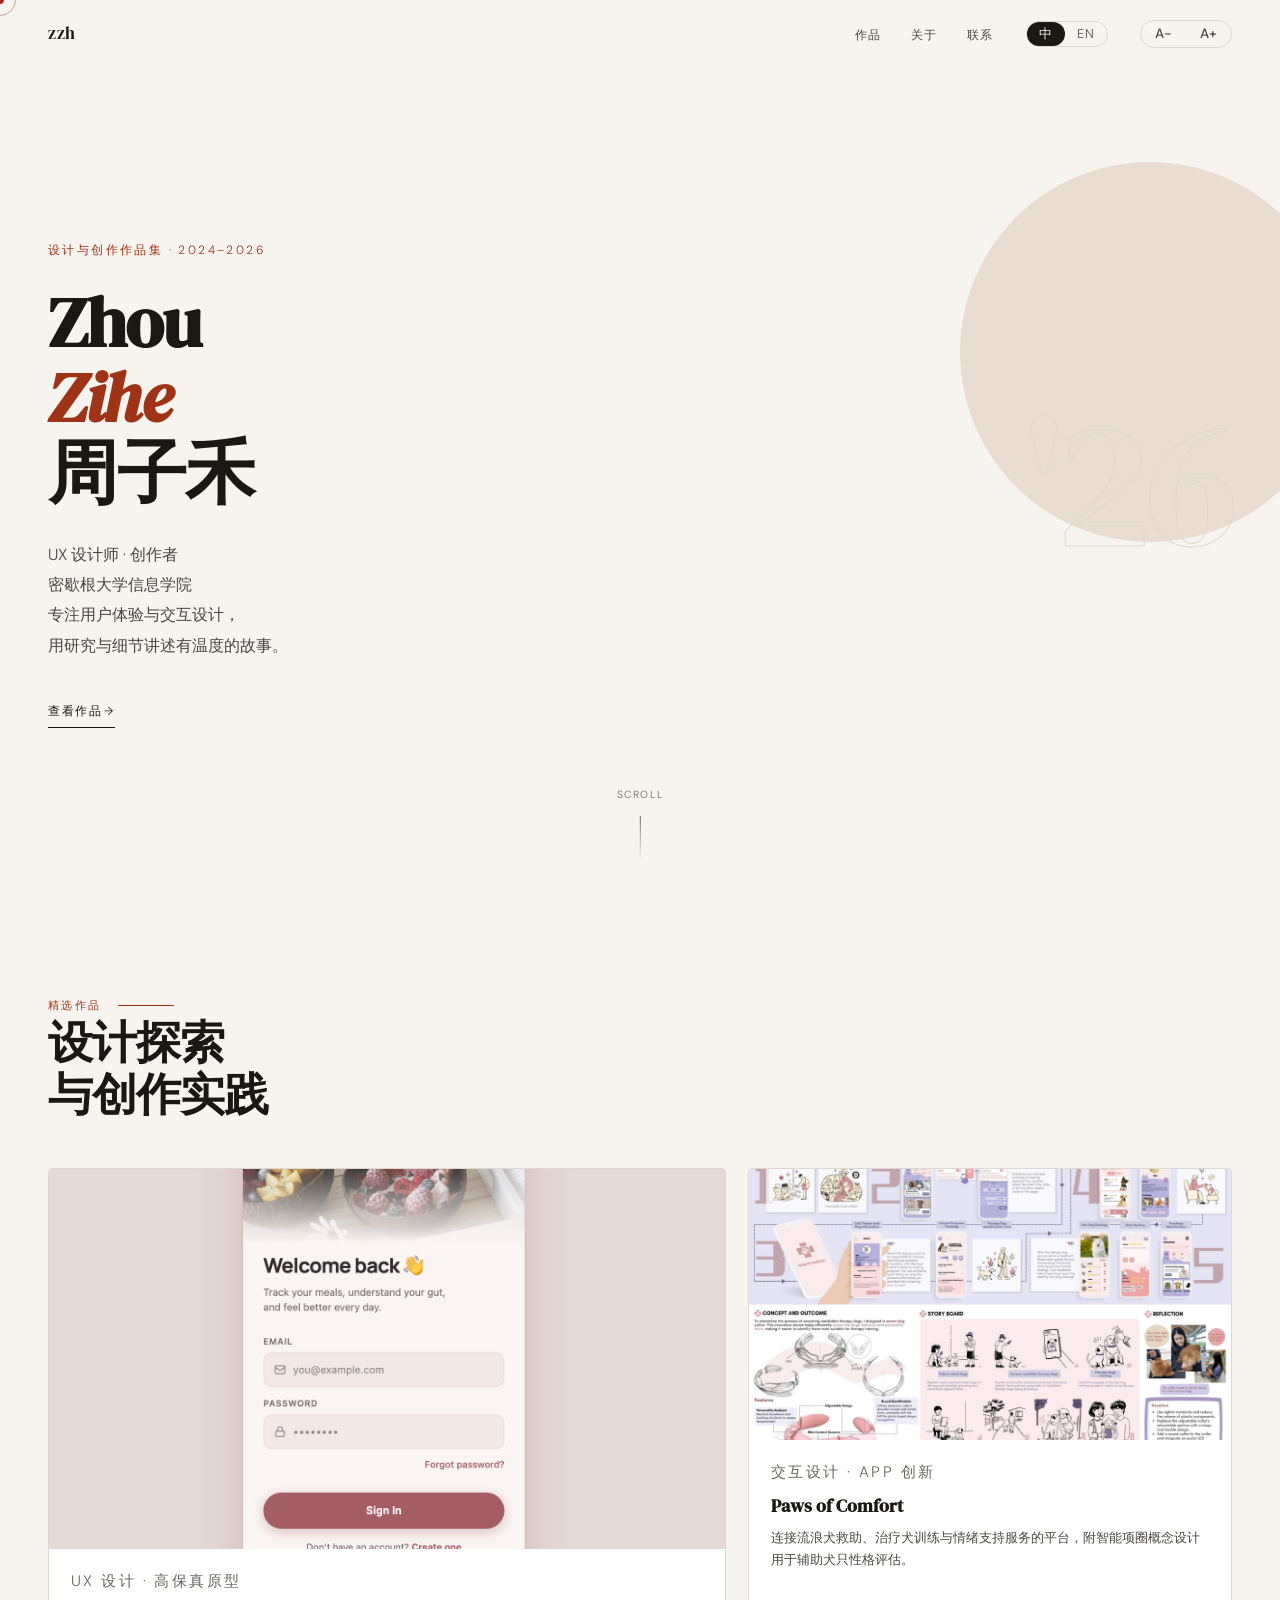
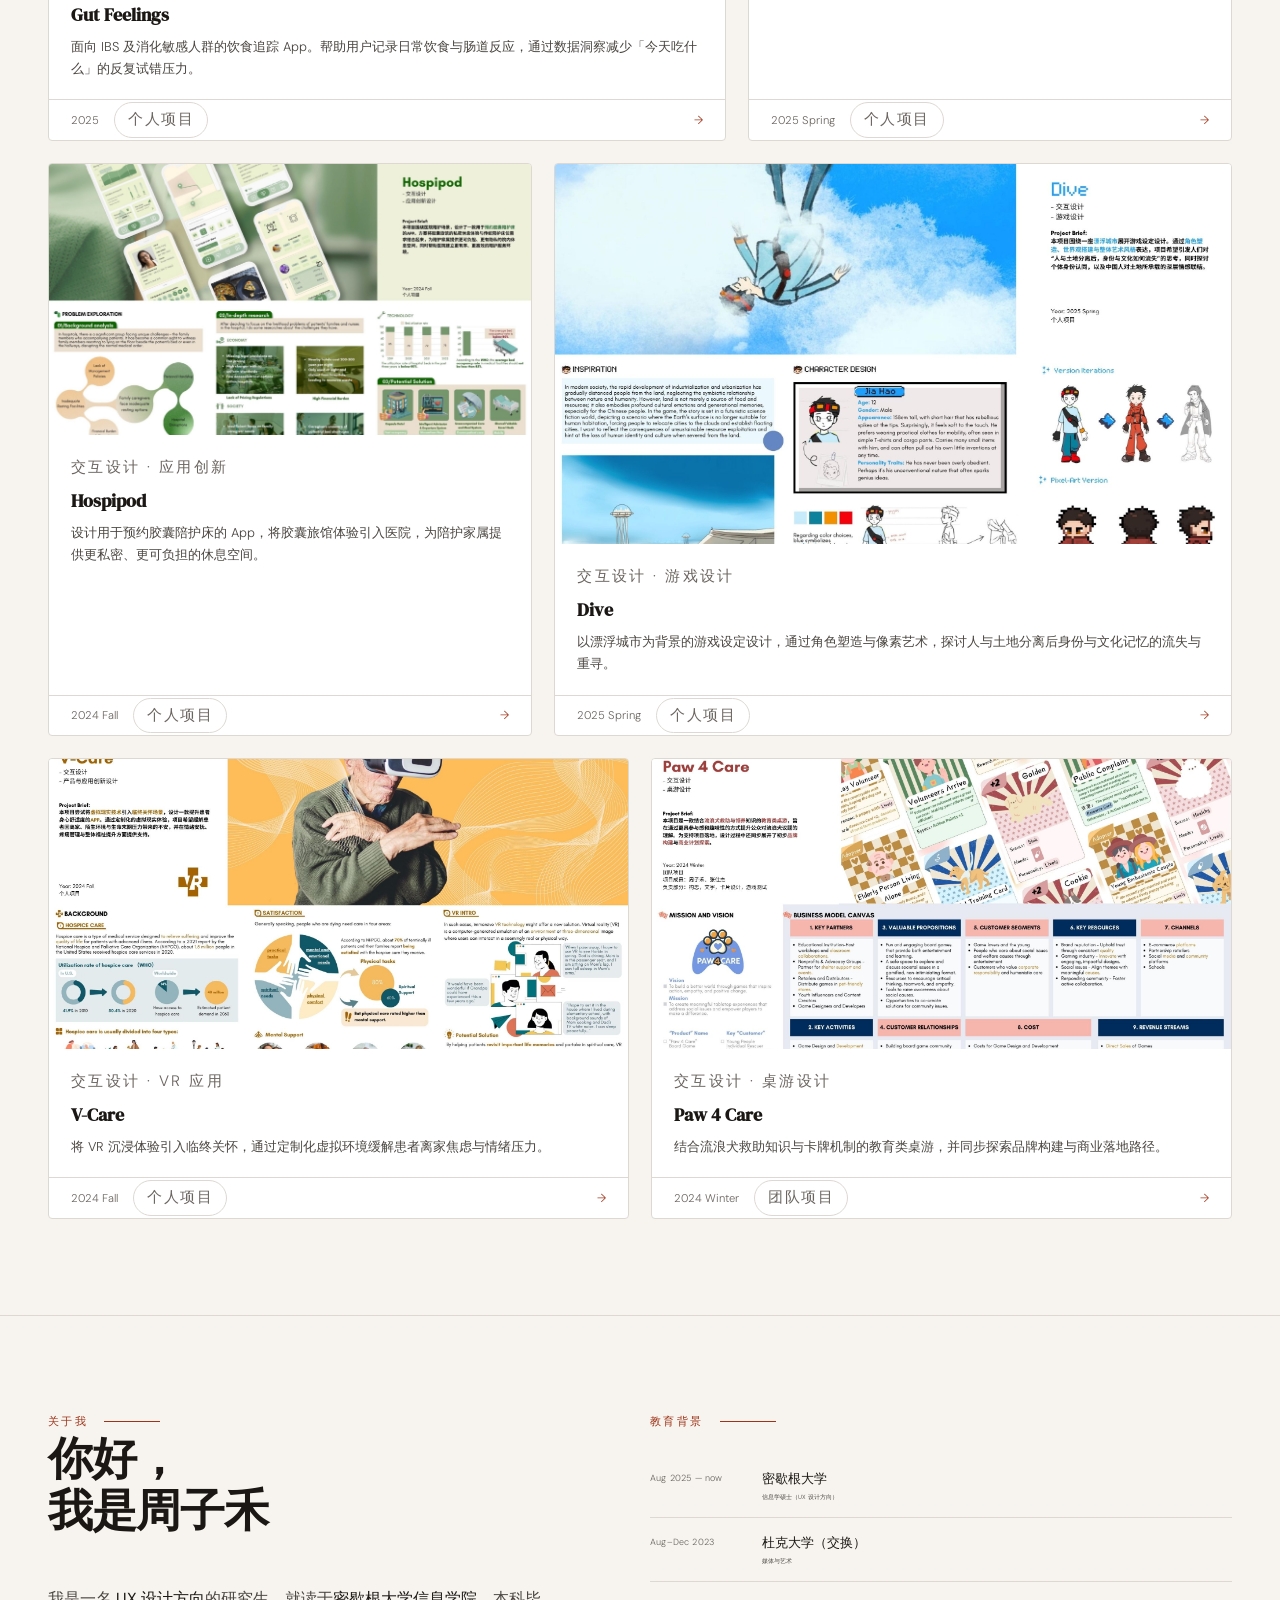
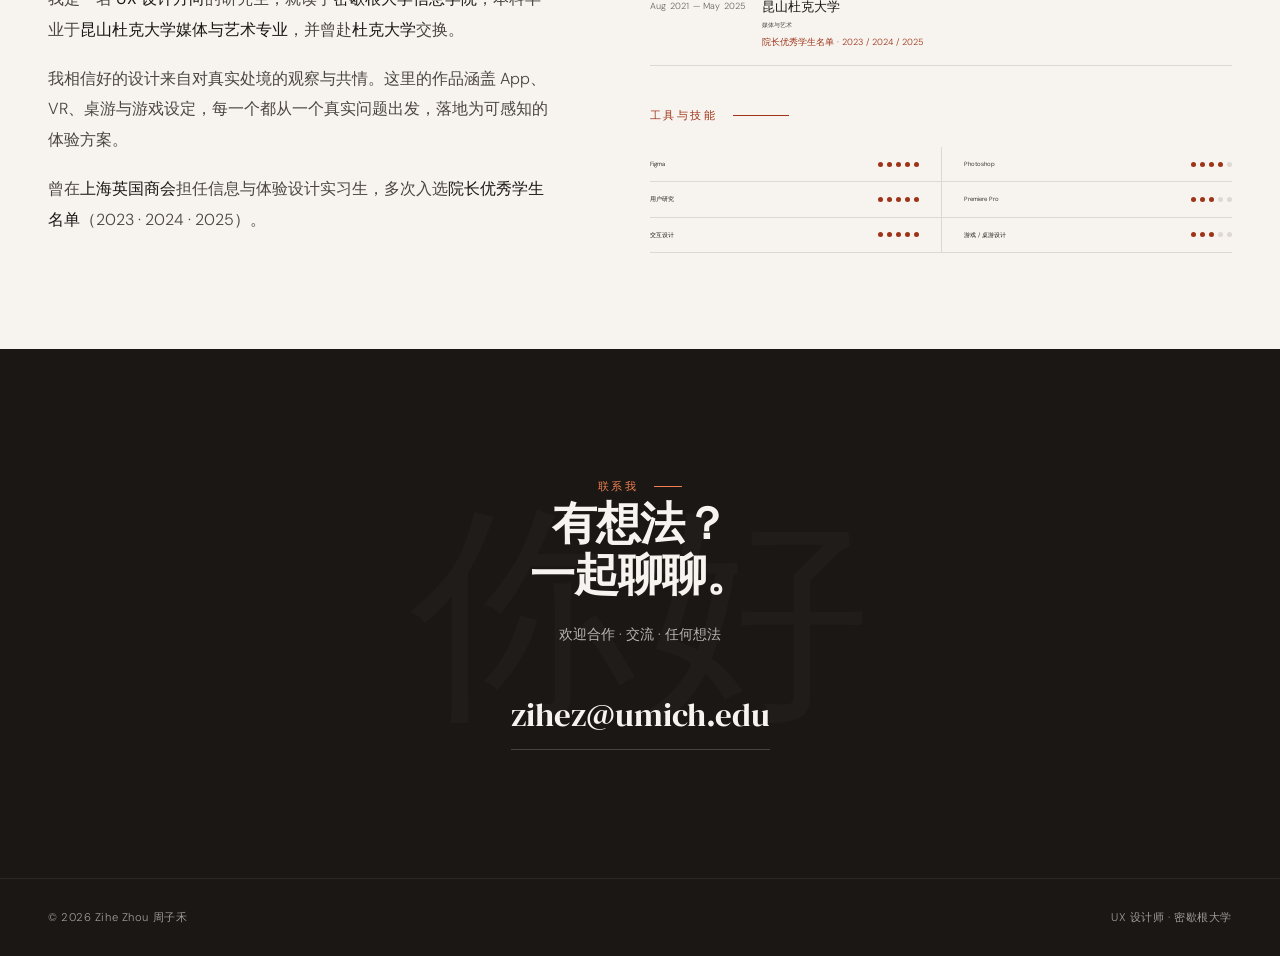
<file: index.html>
<!DOCTYPE html>
<html lang="zh">

<head>
  <meta charset="UTF-8">
  <meta name="viewport" content="width=device-width, initial-scale=1.0">
  <title>Zihe Zhou — Portfolio</title>
  <link rel="preconnect" href="https://fonts.googleapis.com">
  <link href="https://fonts.googleapis.com/css2?family=DM+Serif+Display:ital@0;1&family=DM+Sans:ital,opsz,wght@0,9..40,300;0,9..40,400;0,9..40,500;1,9..40,300&display=swap" rel="stylesheet">
  <link rel="stylesheet" href="css/portfolio.css">
</head>

<body>

  <div class="cursor" id="cur" aria-hidden="true"></div>
  <div class="cursor-ring" id="ring" aria-hidden="true"></div>

  <nav id="nav" aria-label="Main navigation">
    <a href="#home" class="nav-logo" aria-label="Zihe Zhou — home">zzh</a>
    <div class="nav-right">
      <ul class="nav-links">
        <li><a href="#works" data-zh="作品" data-en="Works">作品</a></li>
        <li><a href="#about" data-zh="关于" data-en="About">关于</a></li>
        <li><a href="#contact" data-zh="联系" data-en="Contact">联系</a></li>
      </ul>
      <div class="lang-toggle" role="group" aria-label="Language">
        <button class="lang-btn active" id="btnZh" onclick="setLang('zh')" aria-pressed="true" aria-label="切换为中文">中</button>
        <button class="lang-btn" id="btnEn" onclick="setLang('en')" aria-pressed="false" aria-label="Switch to English">EN</button>
      </div>
      <div class="font-size-toggle" role="group" aria-label="Font size">
        <button class="font-btn" onclick="changeFontSize(-1)" aria-label="Decrease font size">A−</button>
        <button class="font-btn" onclick="changeFontSize(1)" aria-label="Increase font size">A+</button>
      </div>
      <button class="hamburger" id="ham" aria-label="Open menu" aria-expanded="false" aria-controls="navDrawer">
        <span></span><span></span><span></span>
      </button>
    </div>
  </nav>

  <div class="nav-drawer" id="navDrawer" role="dialog" aria-label="Mobile navigation">
    <ul class="nav-links">
      <li><a href="#works" data-zh="作品" data-en="Works" onclick="closeDrawer()">作品</a></li>
      <li><a href="#about" data-zh="关于" data-en="About" onclick="closeDrawer()">关于</a></li>
      <li><a href="#contact" data-zh="联系" data-en="Contact" onclick="closeDrawer()">联系</a></li>
    </ul>
  </div>

  <main id="main">
  <section class="hero" id="home" aria-label="Introduction">
    <div class="hero-text">
      <p class="hero-eyebrow" data-zh="设计与创作作品集 · 2024–2026" data-en="Design &amp; Creative Portfolio · 2024–2026">设计与创作作品集 · 2024–2026</p>
      <h1 class="hero-name">Zhou<br><em>Zihe</em><br>周子禾</h1>
      <p class="hero-sub" data-zh="UX 设计师 · 创作者<br>密歇根大学信息学院<br>专注用户体验与交互设计，<br>用研究与细节讲述有温度的故事。" data-en="UX Designer · Creative<br>University of Michigan, School of Information<br>Focused on experience design &amp; interaction,<br>telling meaningful stories through research.">UX 设计师 · 创作者<br>密歇根大学信息学院<br>专注用户体验与交互设计，<br>用研究与细节讲述有温度的故事。</p>
      <a href="#works" class="hero-cta">
        <span data-zh="查看作品" data-en="View Works">查看作品</span>
        <span class="arr" aria-hidden="true">→</span>
      </a>
    </div>
    <div class="hero-right" aria-hidden="true">
      <div class="hero-number">'26</div>
    </div>
    <div class="hero-scroll" aria-hidden="true"><span>Scroll</span>
      <div class="scroll-line"></div>
    </div>
  </section>

  <section class="section" id="works" aria-labelledby="works-title">
    <div class="sec-label" data-zh="精选作品" data-en="Selected Works" aria-hidden="true">精选作品</div>
    <h2 class="sec-title reveal" id="works-title" data-zh="设计探索<br>与创作实践" data-en="Design Exploration<br>&amp; Creative Practice">设计探索<br>与创作实践</h2>

    <div class="works-featured">
      <a href="gut.html" class="work-card reveal" aria-label="Open Gut Feelings project">
        <div class="card-img">
          <img src="images/gut.jpg" alt="Gut Feelings project" style="width:100%;height:100%;object-fit:cover">
          <div class="card-img-overlay" aria-hidden="true"></div>
        </div>
        <div class="card-body">
          <p class="card-tag" data-zh="UX 设计 · 高保真原型" data-en="UX Design · Hi-Fi Prototype">UX 设计 · 高保真原型</p>
          <h3 class="card-title">Gut Feelings</h3>
          <p class="card-desc" data-zh="面向 IBS 及消化敏感人群的饮食追踪 App。帮助用户记录日常饮食与肠道反应，通过数据洞察减少「今天吃什么」的反复试错压力。" data-en="A food-tracking app for people with IBS and digestive sensitivity — helping users log meals, track gut reactions, and use personal data to reduce the daily stress of figuring out what's safe to eat.">面向 IBS 及消化敏感人群的饮食追踪 App。帮助用户记录日常饮食与肠道反应，通过数据洞察减少「今天吃什么」的反复试错压力。</p>
        </div>
        <div class="card-footer">
          <div class="card-meta"><span class="card-year">2025</span><span class="card-badge" data-zh="个人项目" data-en="Solo">个人项目</span></div>
          <span class="card-arrow" aria-hidden="true">→</span>
        </div>
      </a>

      <a href="paws.html" class="work-card reveal reveal-delay-1" aria-label="Open Paws of Comfort project">
        <div class="card-img">
          <img src="images/paws.jpg" alt="Paws of Comfort project" style="width:100%;height:100%;object-fit:cover">
          <div class="card-img-overlay" aria-hidden="true"></div>
        </div>
        <div class="card-body">
          <p class="card-tag" data-zh="交互设计 · APP 创新" data-en="Interaction Design · App Innovation">交互设计 · APP 创新</p>
          <h3 class="card-title">Paws of Comfort</h3>
          <p class="card-desc" data-zh="连接流浪犬救助、治疗犬训练与情绪支持服务的平台，附智能项圈概念设计用于辅助犬只性格评估。" data-en="A platform connecting stray dog rescue, therapy dog training, and emotional support — with a smart collar concept to assess canine personality.">连接流浪犬救助、治疗犬训练与情绪支持服务的平台，附智能项圈概念设计用于辅助犬只性格评估。</p>
        </div>
        <div class="card-footer">
          <div class="card-meta"><span class="card-year">2025 Spring</span><span class="card-badge" data-zh="个人项目" data-en="Solo">个人项目</span></div>
          <span class="card-arrow" aria-hidden="true">→</span>
        </div>
      </a>
    </div>

    <div class="works-secondary">
      <a href="hospipod.html" class="work-card reveal" aria-label="Open Hospipod project">
        <div class="card-img">
          <img src="images/hospipod.jpg" alt="Hospipod project" style="width:100%;height:100%;object-fit:cover">
          <div class="card-img-overlay" aria-hidden="true"></div>
        </div>
        <div class="card-body">
          <p class="card-tag" data-zh="交互设计 · 应用创新" data-en="Interaction Design · App Innovation">交互设计 · 应用创新</p>
          <h3 class="card-title">Hospipod</h3>
          <p class="card-desc" data-zh="设计用于预约胶囊陪护床的 App，将胶囊旅馆体验引入医院，为陪护家属提供更私密、更可负担的休息空间。" data-en="An app for booking capsule hospital escort beds — bringing capsule-hotel privacy into hospitals for family caregivers who need affordable, dignified rest.">设计用于预约胶囊陪护床的 App，将胶囊旅馆体验引入医院，为陪护家属提供更私密、更可负担的休息空间。</p>
        </div>
        <div class="card-footer">
          <div class="card-meta"><span class="card-year">2024 Fall</span><span class="card-badge" data-zh="个人项目" data-en="Solo">个人项目</span></div>
          <span class="card-arrow" aria-hidden="true">→</span>
        </div>
      </a>

      <a href="dive.html" class="work-card reveal reveal-delay-1" aria-label="Open Dive project">
        <div class="card-img">
          <img src="images/dive.jpg" alt="Dive project" style="width:100%;height:100%;object-fit:cover">
          <div class="card-img-overlay" aria-hidden="true"></div>
        </div>
        <div class="card-body">
          <p class="card-tag" data-zh="交互设计 · 游戏设计" data-en="Interaction Design · Game Design">交互设计 · 游戏设计</p>
          <h3 class="card-title">Dive</h3>
          <p class="card-desc" data-zh="以漂浮城市为背景的游戏设定设计，通过角色塑造与像素艺术，探讨人与土地分离后身份与文化记忆的流失与重寻。" data-en="A game concept set in a floating city — exploring identity, cultural memory, and the emotional bond between people and land through character design and pixel art.">以漂浮城市为背景的游戏设定设计，通过角色塑造与像素艺术，探讨人与土地分离后身份与文化记忆的流失与重寻。</p>
        </div>
        <div class="card-footer">
          <div class="card-meta"><span class="card-year">2025 Spring</span><span class="card-badge" data-zh="个人项目" data-en="Solo">个人项目</span></div>
          <span class="card-arrow" aria-hidden="true">→</span>
        </div>
      </a>
    </div>

    <div class="works-small">
      <a href="vcare.html" class="work-card reveal" aria-label="Open V-Care project">
        <div class="card-img">
          <img src="images/v-care.jpg" alt="V-Care project" style="width:100%;height:100%;object-fit:cover">
          <div class="card-img-overlay" aria-hidden="true"></div>
        </div>
        <div class="card-body">
          <p class="card-tag" data-zh="交互设计 · VR 应用" data-en="Interaction Design · VR App">交互设计 · VR 应用</p>
          <h3 class="card-title">V-Care</h3>
          <p class="card-desc" data-zh="将 VR 沉浸体验引入临终关怀，通过定制化虚拟环境缓解患者离家焦虑与情绪压力。" data-en="VR immersive experiences designed for hospice care — easing end-of-life anxiety through customizable virtual environments.">将 VR 沉浸体验引入临终关怀，通过定制化虚拟环境缓解患者离家焦虑与情绪压力。</p>
        </div>
        <div class="card-footer">
          <div class="card-meta"><span class="card-year">2024 Fall</span><span class="card-badge" data-zh="个人项目" data-en="Solo">个人项目</span></div>
          <span class="card-arrow" aria-hidden="true">→</span>
        </div>
      </a>

      <a href="paw4care.html" class="work-card reveal reveal-delay-1" aria-label="Open Paw 4 Care project">
        <div class="card-img">
          <img src="images/paw4care.jpg" alt="Paw 4 Care project" style="width:100%;height:100%;object-fit:cover">
          <div class="card-img-overlay" aria-hidden="true"></div>
        </div>
        <div class="card-body">
          <p class="card-tag" data-zh="交互设计 · 桌游设计" data-en="Interaction Design · Board Game">交互设计 · 桌游设计</p>
          <h3 class="card-title">Paw 4 Care</h3>
          <p class="card-desc" data-zh="结合流浪犬救助知识与卡牌机制的教育类桌游，并同步探索品牌构建与商业落地路径。" data-en="An educational card game combining stray dog rescue knowledge with board game mechanics — with brand identity and business model development.">结合流浪犬救助知识与卡牌机制的教育类桌游，并同步探索品牌构建与商业落地路径。</p>
        </div>
        <div class="card-footer">
          <div class="card-meta"><span class="card-year">2024 Winter</span><span class="card-badge" data-zh="团队项目" data-en="Team">团队项目</span></div>
          <span class="card-arrow" aria-hidden="true">→</span>
        </div>
      </a>
    </div>
  </section>

  <section class="section about-grid" id="about" aria-labelledby="about-title">
    <div>
      <div class="sec-label" data-zh="关于我" data-en="About Me" aria-hidden="true">关于我</div>
      <h2 class="sec-title reveal" id="about-title" data-zh="你好，<br>我是周子禾" data-en="Hi,<br>I'm Zihe Zhou">你好，<br>我是周子禾</h2>
      <div class="about-text reveal">
        <p data-zh="我是一名 <span class='hl'>UX 设计方向</span>的研究生，就读于<span class='hl'>密歇根大学信息学院</span>，本科毕业于<span class='hl'>昆山杜克大学媒体与艺术专业</span>，并曾赴<span class='hl'>杜克大学</span>交换。" data-en="I'm a graduate student in <span class='hl'>UX Design</span> at the <span class='hl'>University of Michigan School of Information</span>, with a BA in Media &amp; Arts from <span class='hl'>Duke Kunshan University</span>, including an exchange year at <span class='hl'>Duke University</span>.">我是一名 <span class="hl">UX 设计方向</span>的研究生，就读于<span class="hl">密歇根大学信息学院</span>，本科毕业于<span class="hl">昆山杜克大学媒体与艺术专业</span>，并曾赴<span class="hl">杜克大学</span>交换。</p>
        <p data-zh="我相信好的设计来自对真实处境的观察与共情。这里的作品涵盖 App、VR、桌游与游戏设定，每一个都从一个真实问题出发，落地为可感知的体验方案。" data-en="I believe good design starts with genuine observation and empathy. These works span apps, VR, board games, and game world-building — each grounded in a real problem and resolved into a felt experience.">我相信好的设计来自对真实处境的观察与共情。这里的作品涵盖 App、VR、桌游与游戏设定，每一个都从一个真实问题出发，落地为可感知的体验方案。</p>
        <p data-zh="曾在<span class='hl'>上海英国商会</span>担任信息与体验设计实习生，多次入选<span class='hl'>院长优秀学生名单</span>（2023 · 2024 · 2025）。" data-en="Previously an Information &amp; Experience Design Intern at the <span class='hl'>British Chamber of Commerce Shanghai</span>. Multiple <span class='hl'>Dean's List</span> honoree (2023 · 2024 · 2025).">曾在<span class="hl">上海英国商会</span>担任信息与体验设计实习生，多次入选<span class="hl">院长优秀学生名单</span>（2023 · 2024 · 2025）。</p>
      </div>
    </div>
    <div class="reveal">
      <p class="sec-label" style="margin-bottom:1.4rem" data-zh="教育背景" data-en="Education" aria-hidden="true">教育背景</p>
      <div class="timeline">
        <div class="tl-item"><div class="tl-date">Aug 2025 — now</div><div><div class="tl-school" data-zh="密歇根大学" data-en="University of Michigan">密歇根大学</div><div class="tl-deg" data-zh="信息学硕士（UX 设计方向）" data-en="MSI, UX Design">信息学硕士（UX 设计方向）</div></div></div>
        <div class="tl-item"><div class="tl-date">Aug–Dec 2023</div><div><div class="tl-school" data-zh="杜克大学（交换）" data-en="Duke University (Exchange)">杜克大学（交换）</div><div class="tl-deg" data-zh="媒体与艺术" data-en="Media &amp; Arts">媒体与艺术</div></div></div>
        <div class="tl-item"><div class="tl-date">Aug 2021 — May 2025</div><div><div class="tl-school" data-zh="昆山杜克大学" data-en="Duke Kunshan University">昆山杜克大学</div><div class="tl-deg" data-zh="媒体与艺术" data-en="Media &amp; Arts">媒体与艺术</div><div class="tl-award" data-zh="院长优秀学生名单 · 2023 / 2024 / 2025" data-en="Dean's List · 2023 / 2024 / 2025">院长优秀学生名单 · 2023 / 2024 / 2025</div></div></div>
      </div>
      <p class="sec-label" style="margin-top:2.5rem;margin-bottom:1.4rem" data-zh="工具与技能" data-en="Skills &amp; Tools" aria-hidden="true">工具与技能</p>
      <div class="skills-grid">
        <div class="skill-item"><span class="skill-name">Figma</span><div class="dots" role="img" aria-label="Proficiency: 5/5"><div class="dot on"></div><div class="dot on"></div><div class="dot on"></div><div class="dot on"></div><div class="dot on"></div></div></div>
        <div class="skill-item"><span class="skill-name">Photoshop</span><div class="dots" role="img" aria-label="Proficiency: 4/5"><div class="dot on"></div><div class="dot on"></div><div class="dot on"></div><div class="dot on"></div><div class="dot"></div></div></div>
        <div class="skill-item"><span class="skill-name" data-zh="用户研究" data-en="User Research">用户研究</span><div class="dots" role="img" aria-label="Proficiency: 5/5"><div class="dot on"></div><div class="dot on"></div><div class="dot on"></div><div class="dot on"></div><div class="dot on"></div></div></div>
        <div class="skill-item"><span class="skill-name">Premiere Pro</span><div class="dots" role="img" aria-label="Proficiency: 3/5"><div class="dot on"></div><div class="dot on"></div><div class="dot on"></div><div class="dot"></div><div class="dot"></div></div></div>
        <div class="skill-item"><span class="skill-name" data-zh="交互设计" data-en="Interaction Design">交互设计</span><div class="dots" role="img" aria-label="Proficiency: 5/5"><div class="dot on"></div><div class="dot on"></div><div class="dot on"></div><div class="dot on"></div><div class="dot on"></div></div></div>
        <div class="skill-item"><span class="skill-name" data-zh="游戏 / 桌游设计" data-en="Game Design">游戏 / 桌游设计</span><div class="dots" role="img" aria-label="Proficiency: 3/5"><div class="dot on"></div><div class="dot on"></div><div class="dot on"></div><div class="dot"></div><div class="dot"></div></div></div>
      </div>
    </div>
  </section>

  <section class="contact" id="contact" aria-labelledby="contact-title">
    <div class="sec-label" data-zh="联系我" data-en="Get in Touch" aria-hidden="true">联系我</div>
    <h2 class="sec-title" id="contact-title" data-zh="有想法？<br>一起聊聊。" data-en="Have an idea?<br>Let's talk.">有想法？<br>一起聊聊。</h2>
    <p class="contact-sub" data-zh="欢迎合作 · 交流 · 任何想法" data-en="Open to collaboration · conversation · any idea">欢迎合作 · 交流 · 任何想法</p>
    <a href="mailto:zihez@umich.edu" class="contact-email">zihez@umich.edu</a>
  </section>

  </main>

  <footer>
    <p>© 2026 Zihe Zhou 周子禾</p>
    <p data-zh="UX 设计师 · 密歇根大学" data-en="UX Designer · University of Michigan">UX 设计师 · 密歇根大学</p>
  </footer>

  <script src="js/portfolio.js"></script>
</body>

</html>
</file>
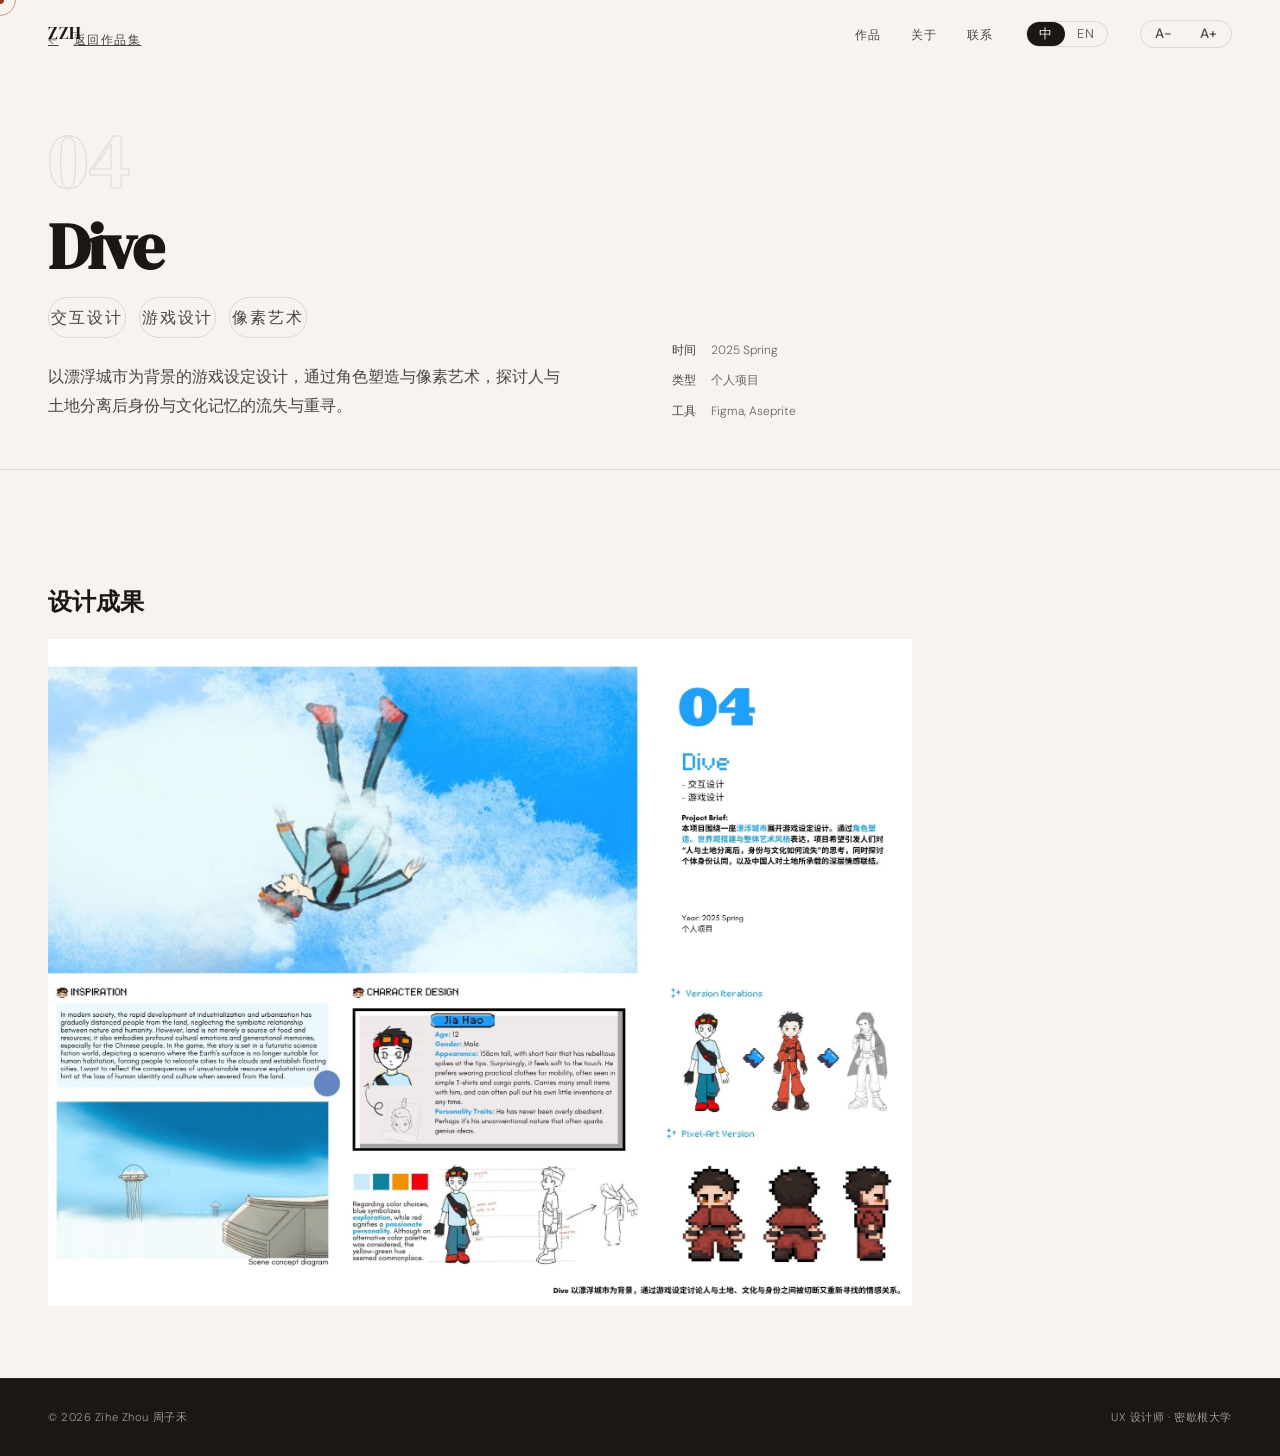
<file: dive.html>
<!DOCTYPE html>
<html lang="zh">

<head>
  <meta charset="UTF-8">
  <meta name="viewport" content="width=device-width, initial-scale=1.0">
  <title>Dive — Zihe Zhou</title>
  <link rel="preconnect" href="https://fonts.googleapis.com">
  <link href="https://fonts.googleapis.com/css2?family=DM+Serif+Display:ital@0;1&family=DM+Sans:ital,opsz,wght@0,9..40,300;0,9..40,400;0,9..40,500;1,9..40,300&display=swap" rel="stylesheet">
  <link rel="stylesheet" href="css/portfolio.css">
</head>

<body>

  <div class="cursor" id="cur" aria-hidden="true"></div>
  <div class="cursor-ring" id="ring" aria-hidden="true"></div>

  <nav id="nav" role="navigation" aria-label="Main navigation">
    <a href="index.html" class="nav-logo" aria-label="Zihe Zhou — home">ZZH</a>
    <div class="nav-right">
      <ul class="nav-links" role="list">
        <li><a href="index.html#works" data-zh="作品" data-en="Works">作品</a></li>
        <li><a href="index.html#about" data-zh="关于" data-en="About">关于</a></li>
        <li><a href="index.html#contact" data-zh="联系" data-en="Contact">联系</a></li>
      </ul>
      <div class="lang-toggle" role="group" aria-label="Language">
        <button class="lang-btn active" id="btnZh" onclick="setLang('zh')" aria-pressed="true" aria-label="切换为中文">中</button>
        <button class="lang-btn" id="btnEn" onclick="setLang('en')" aria-pressed="false" aria-label="Switch to English">EN</button>
      </div>
      <div class="font-size-toggle" role="group" aria-label="Font size">
        <button class="font-btn" onclick="changeFontSize(-1)" aria-label="Decrease font size">A−</button>
        <button class="font-btn" onclick="changeFontSize(1)" aria-label="Increase font size">A+</button>
      </div>
      <button class="hamburger" id="ham" aria-label="Open menu" aria-expanded="false" aria-controls="navDrawer">
        <span></span><span></span><span></span>
      </button>
    </div>
  </nav>

  <div class="nav-drawer" id="navDrawer" role="dialog" aria-label="Mobile navigation" aria-modal="false">
    <ul class="nav-links" role="list">
      <li><a href="index.html#works" data-zh="作品" data-en="Works" onclick="closeDrawer()">作品</a></li>
      <li><a href="index.html#about" data-zh="关于" data-en="About" onclick="closeDrawer()">关于</a></li>
      <li><a href="index.html#contact" data-zh="联系" data-en="Contact" onclick="closeDrawer()">联系</a></li>
    </ul>
    <div class="lang-toggle" role="group" aria-label="Language">
      <button class="lang-btn active" onclick="setLang('zh');closeDrawer()" aria-label="切换为中文">中</button>
      <button class="lang-btn" onclick="setLang('en');closeDrawer()" aria-label="Switch to English">EN</button>
    </div>
  </div>

  <main id="main">
    <a href="index.html" class="back-btn" aria-label="Back to portfolio">
      <span class="arr" aria-hidden="true">←</span>
      <span data-zh="返回作品集" data-en="Back to Portfolio">返回作品集</span>
    </a>

    <div class="proj-hero">
      <div>
        <div class="proj-num" aria-hidden="true">04</div>
        <h1 class="proj-title">Dive</h1>
        <div class="proj-tags">
          <span class="proj-tag" data-zh="交互设计" data-en="Interaction Design">交互设计</span><span class="proj-tag" data-zh="游戏设计" data-en="Game Design">游戏设计</span><span class="proj-tag" data-zh="像素艺术" data-en="Pixel Art">像素艺术</span>
        </div>
        <p class="proj-brief" data-zh="以漂浮城市为背景的游戏设定设计，通过角色塑造与像素艺术，探讨人与土地分离后身份与文化记忆的流失与重寻。" data-en="A game concept set in a floating city — exploring identity, cultural memory, and the emotional bond between people and land through character design and pixel art.">以漂浮城市为背景的游戏设定设计，通过角色塑造与像素艺术，探讨人与土地分离后身份与文化记忆的流失与重寻。</p>
      </div>
      <div class="proj-meta">
        <span><strong data-zh="时间" data-en="Year">时间</strong>2025 Spring</span><span><strong data-zh="类型" data-en="Type">类型</strong><span data-zh="个人项目" data-en="Solo Project">个人项目</span></span><span><strong data-zh="工具" data-en="Tools">工具</strong>Figma, Aseprite</span>
      </div>
    </div>

    <div class="proj-body">
      <h2 data-zh="设计成果" data-en="Design Outcome">设计成果</h2>
      <img src="images/dive.jpg" alt="dive project screenshots" width="100%">
    </div>
  </main>

  <footer role="contentinfo">
    <p>© 2026 Zihe Zhou 周子禾</p>
    <p data-zh="UX 设计师 · 密歇根大学" data-en="UX Designer · University of Michigan">UX 设计师 · 密歇根大学</p>
  </footer>

  <script src="js/portfolio.js"></script>
</body>

</html>
</file>
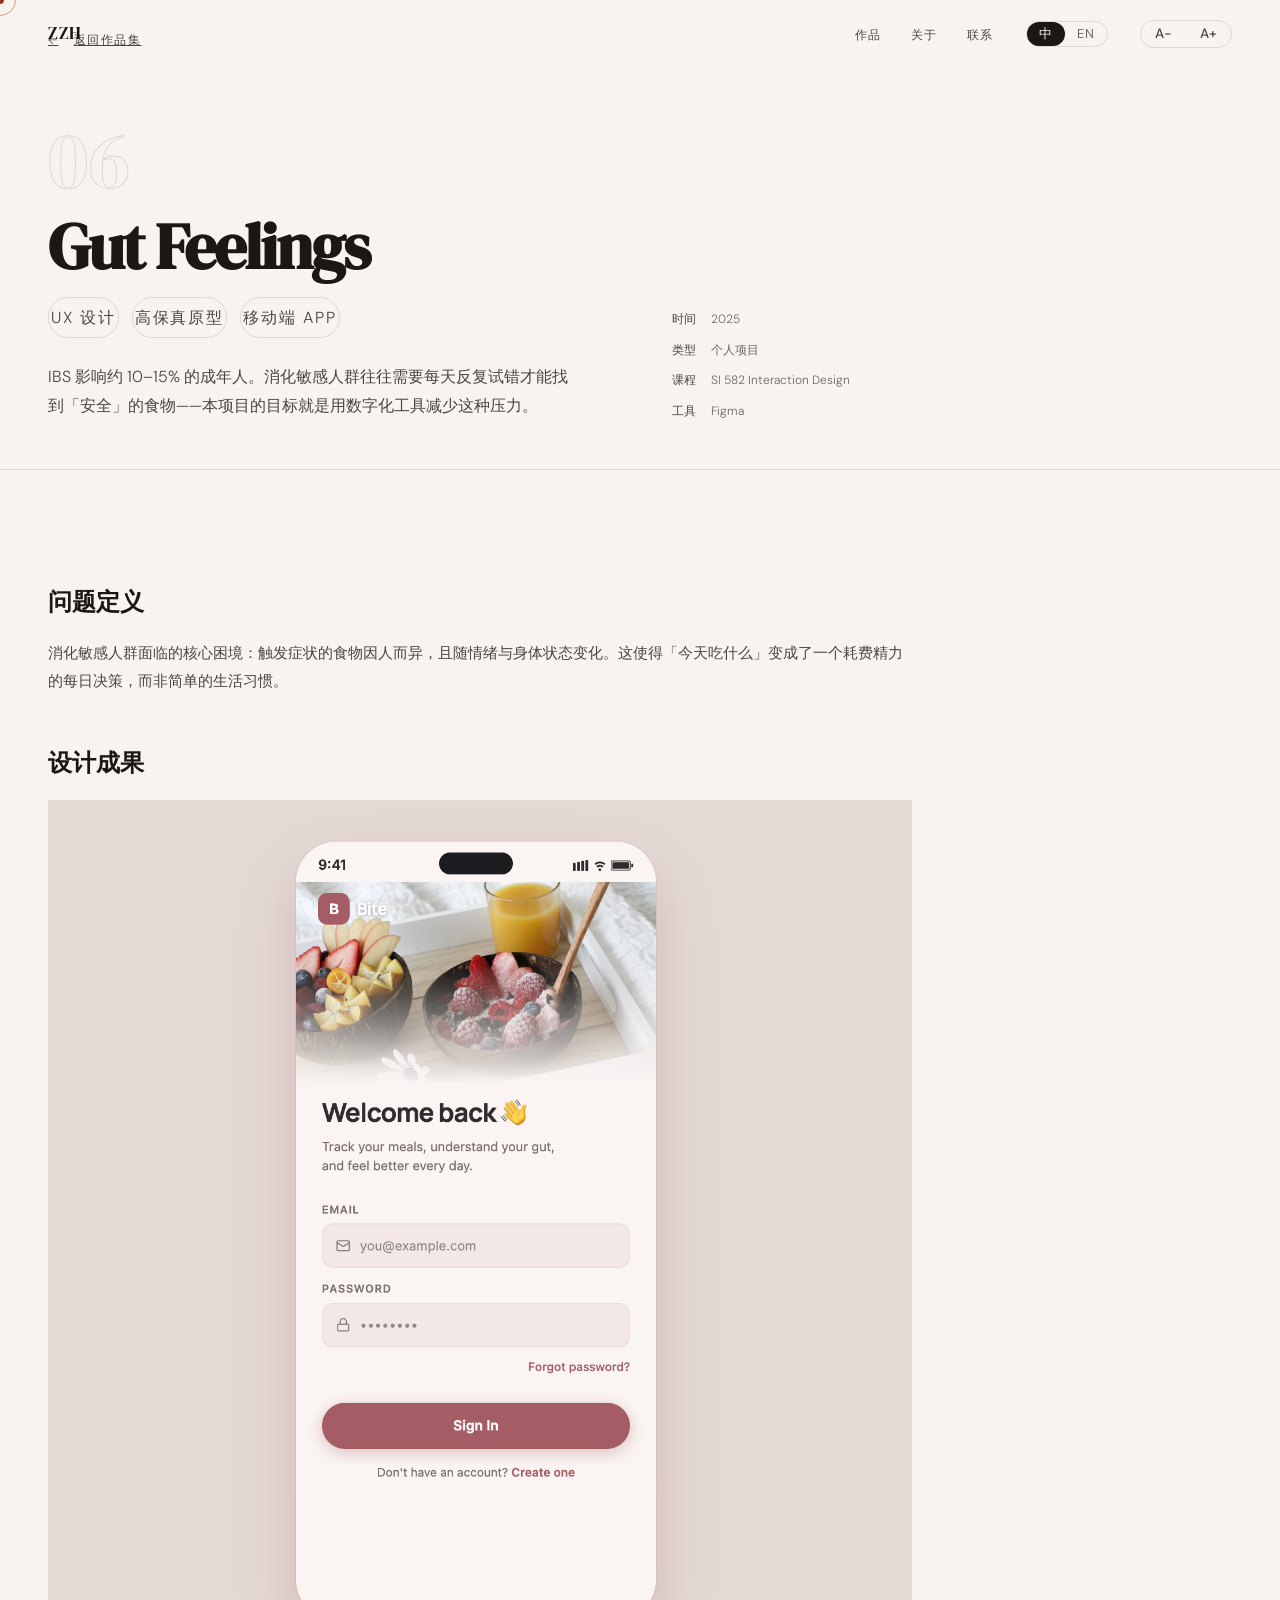
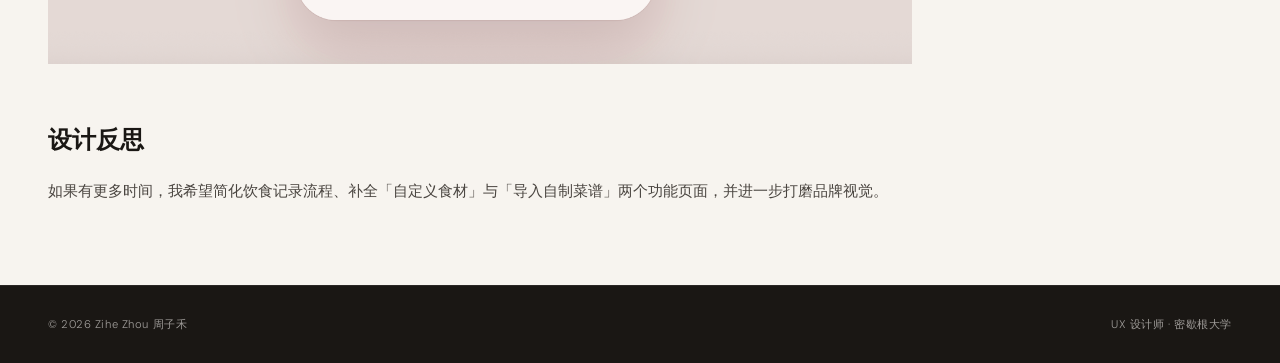
<file: gut.html>
<!DOCTYPE html>
<html lang="zh">

<head>
  <meta charset="UTF-8">
  <meta name="viewport" content="width=device-width, initial-scale=1.0">
  <title>Gut Feelings — Zihe Zhou</title>
  <link rel="preconnect" href="https://fonts.googleapis.com">
  <link href="https://fonts.googleapis.com/css2?family=DM+Serif+Display:ital@0;1&family=DM+Sans:ital,opsz,wght@0,9..40,300;0,9..40,400;0,9..40,500;1,9..40,300&display=swap" rel="stylesheet">
  <link rel="stylesheet" href="css/portfolio.css">
</head>

<body>

  <div class="cursor" id="cur" aria-hidden="true"></div>
  <div class="cursor-ring" id="ring" aria-hidden="true"></div>

  <nav id="nav" role="navigation" aria-label="Main navigation">
    <a href="index.html" class="nav-logo" aria-label="Zihe Zhou — home">ZZH</a>
    <div class="nav-right">
      <ul class="nav-links" role="list">
        <li><a href="index.html#works" data-zh="作品" data-en="Works">作品</a></li>
        <li><a href="index.html#about" data-zh="关于" data-en="About">关于</a></li>
        <li><a href="index.html#contact" data-zh="联系" data-en="Contact">联系</a></li>
      </ul>
      <div class="lang-toggle" role="group" aria-label="Language">
        <button class="lang-btn active" id="btnZh" onclick="setLang('zh')" aria-pressed="true" aria-label="切换为中文">中</button>
        <button class="lang-btn" id="btnEn" onclick="setLang('en')" aria-pressed="false" aria-label="Switch to English">EN</button>
      </div>
      <div class="font-size-toggle" role="group" aria-label="Font size">
        <button class="font-btn" onclick="changeFontSize(-1)" aria-label="Decrease font size">A−</button>
        <button class="font-btn" onclick="changeFontSize(1)" aria-label="Increase font size">A+</button>
      </div>
      <button class="hamburger" id="ham" aria-label="Open menu" aria-expanded="false" aria-controls="navDrawer">
        <span></span><span></span><span></span>
      </button>
    </div>
  </nav>

  <div class="nav-drawer" id="navDrawer" role="dialog" aria-label="Mobile navigation" aria-modal="false">
    <ul class="nav-links" role="list">
      <li><a href="index.html#works" data-zh="作品" data-en="Works" onclick="closeDrawer()">作品</a></li>
      <li><a href="index.html#about" data-zh="关于" data-en="About" onclick="closeDrawer()">关于</a></li>
      <li><a href="index.html#contact" data-zh="联系" data-en="Contact" onclick="closeDrawer()">联系</a></li>
    </ul>
    <div class="lang-toggle" role="group" aria-label="Language">
      <button class="lang-btn active" onclick="setLang('zh');closeDrawer()" aria-label="切换为中文">中</button>
      <button class="lang-btn" onclick="setLang('en');closeDrawer()" aria-label="Switch to English">EN</button>
    </div>
  </div>

  <main id="main">
    <a href="index.html" class="back-btn" aria-label="Back to portfolio">
      <span class="arr" aria-hidden="true">←</span>
      <span data-zh="返回作品集" data-en="Back to Portfolio">返回作品集</span>
    </a>

    <div class="proj-hero">
      <div>
        <div class="proj-num" aria-hidden="true">06</div>
        <h1 class="proj-title">Gut Feelings</h1>
        <div class="proj-tags">
          <span class="proj-tag" data-zh="UX 设计" data-en="UX Design">UX 设计</span>
          <span class="proj-tag" data-zh="高保真原型" data-en="Hi-Fi Prototype">高保真原型</span>
          <span class="proj-tag" data-zh="移动端 App" data-en="Mobile App">移动端 App</span>
        </div>
        <p class="proj-brief" data-zh="IBS 影响约 10–15% 的成年人。消化敏感人群往往需要每天反复试错才能找到「安全」的食物——本项目的目标就是用数字化工具减少这种压力。" data-en="IBS affects approximately 10–15% of adults. For people with digestive sensitivity, deciding what to eat is a costly, stressful daily trial-and-error — this app aims to reduce that burden through personalized data tracking.">IBS 影响约 10–15% 的成年人。消化敏感人群往往需要每天反复试错才能找到「安全」的食物——本项目的目标就是用数字化工具减少这种压力。</p>
      </div>
      <div class="proj-meta">
        <span><strong data-zh="时间" data-en="Year">时间</strong>2025</span>
        <span><strong data-zh="类型" data-en="Type">类型</strong><span data-zh="个人项目" data-en="Solo Project">个人项目</span></span>
        <span><strong data-zh="课程" data-en="Course">课程</strong>SI 582 Interaction Design</span>
        <span><strong data-zh="工具" data-en="Tools">工具</strong>Figma</span>
      </div>
    </div>

    <div class="proj-body">
      <h2 data-zh="问题定义" data-en="Problem Statement">问题定义</h2>
      <p data-zh="消化敏感人群面临的核心困境：触发症状的食物因人而异，且随情绪与身体状态变化。这使得「今天吃什么」变成了一个耗费精力的每日决策，而非简单的生活习惯。" data-en="The core challenge for people with digestive sensitivity: trigger foods vary by person and shift over time with mood and physical state — making 'what to eat today' an exhausting daily decision rather than a simple routine.">消化敏感人群面临的核心困境：触发症状的食物因人而异，且随情绪与身体状态变化。这使得「今天吃什么」变成了一个耗费精力的每日决策，而非简单的生活习惯。</p>

      <h2 data-zh="设计成果" data-en="Design Outcome">设计成果</h2>
      <img src="images/gut.jpg" alt="Gut Feelings app prototype screenshots" width="100%">

      <h2 data-zh="设计反思" data-en="Reflection">设计反思</h2>
      <p data-zh="如果有更多时间，我希望简化饮食记录流程、补全「自定义食材」与「导入自制菜谱」两个功能页面，并进一步打磨品牌视觉。" data-en="If I had more time, I would simplify the meal-logging flow, build out the custom ingredient and homemade recipe import screens, and develop the visual branding further.">如果有更多时间，我希望简化饮食记录流程、补全「自定义食材」与「导入自制菜谱」两个功能页面，并进一步打磨品牌视觉。</p>
    </div>
  </main>

  <footer role="contentinfo">
    <p>© 2026 Zihe Zhou 周子禾</p>
    <p data-zh="UX 设计师 · 密歇根大学" data-en="UX Designer · University of Michigan">UX 设计师 · 密歇根大学</p>
  </footer>

  <script src="js/portfolio.js"></script>
</body>

</html>
</file>
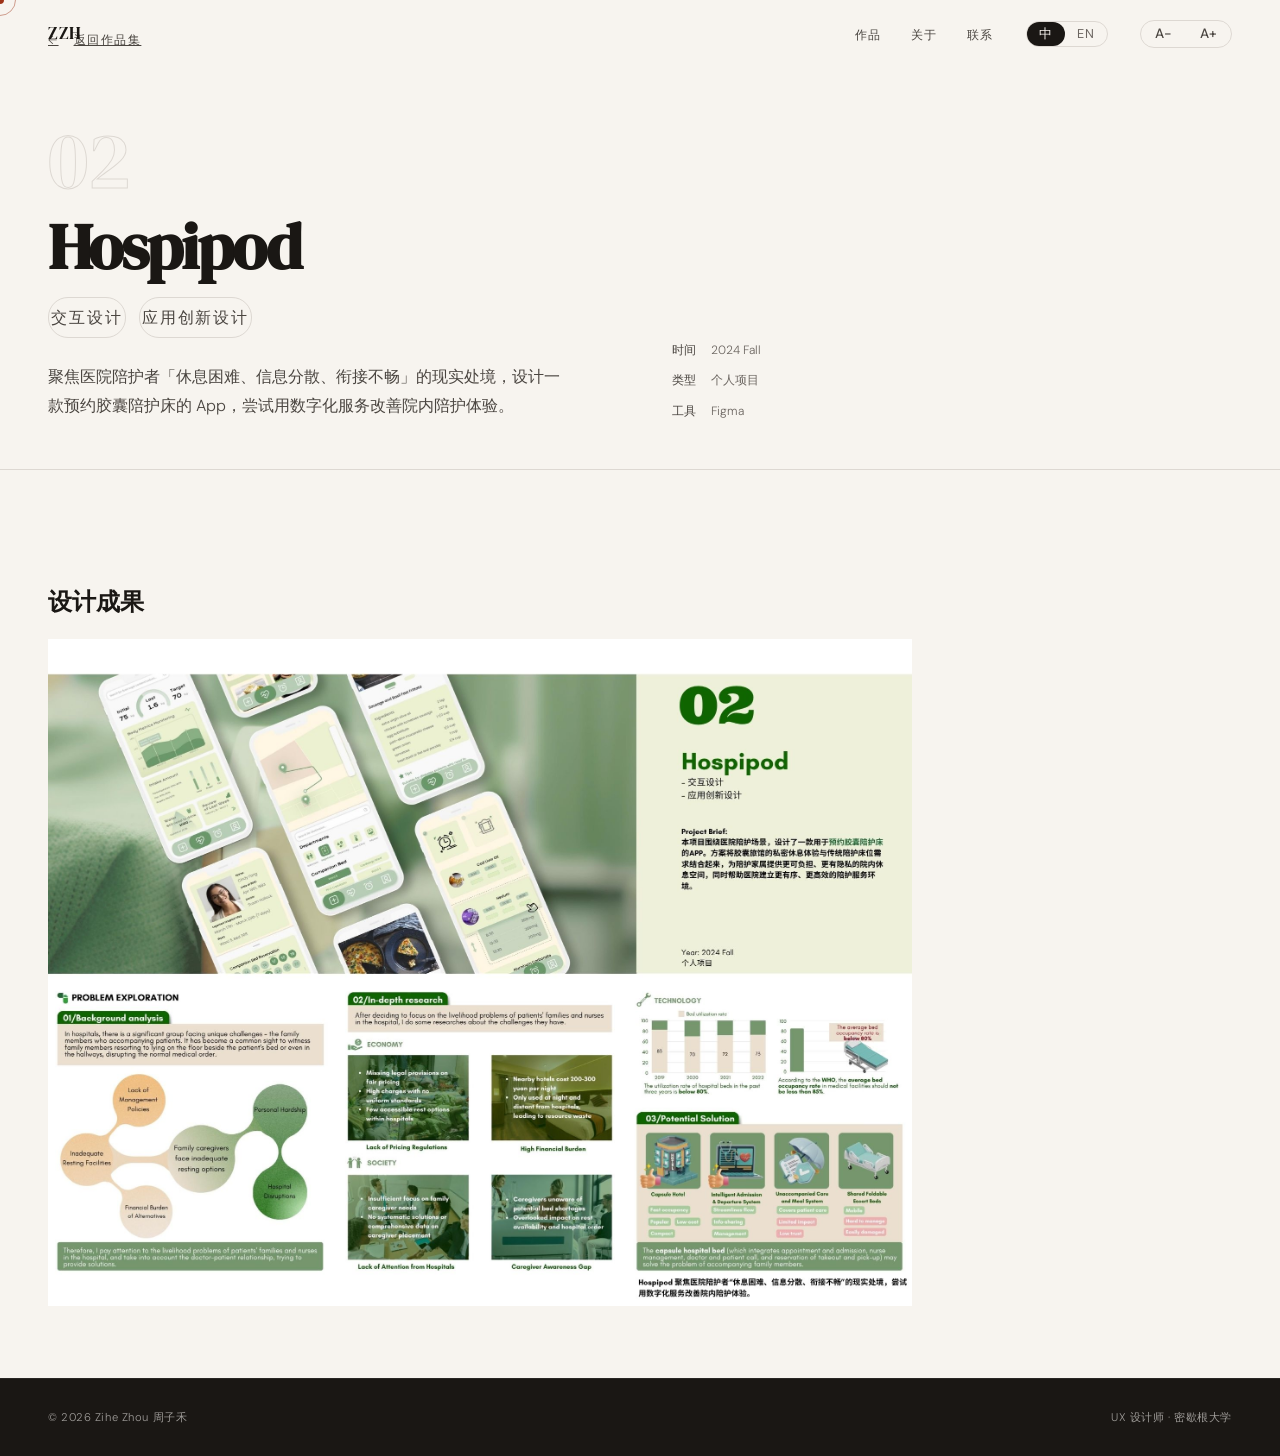
<file: hospipod.html>
<!DOCTYPE html>
<html lang="zh">

<head>
  <meta charset="UTF-8">
  <meta name="viewport" content="width=device-width, initial-scale=1.0">
  <title>Hospipod — Zihe Zhou</title>
  <link rel="preconnect" href="https://fonts.googleapis.com">
  <link href="https://fonts.googleapis.com/css2?family=DM+Serif+Display:ital@0;1&family=DM+Sans:ital,opsz,wght@0,9..40,300;0,9..40,400;0,9..40,500;1,9..40,300&display=swap" rel="stylesheet">
  <link rel="stylesheet" href="css/portfolio.css">
</head>

<body>

  <div class="cursor" id="cur" aria-hidden="true"></div>
  <div class="cursor-ring" id="ring" aria-hidden="true"></div>

  <nav id="nav" role="navigation" aria-label="Main navigation">
    <a href="index.html" class="nav-logo" aria-label="Zihe Zhou — home">ZZH</a>
    <div class="nav-right">
      <ul class="nav-links" role="list">
        <li><a href="index.html#works" data-zh="作品" data-en="Works">作品</a></li>
        <li><a href="index.html#about" data-zh="关于" data-en="About">关于</a></li>
        <li><a href="index.html#contact" data-zh="联系" data-en="Contact">联系</a></li>
      </ul>
      <div class="lang-toggle" role="group" aria-label="Language">
        <button class="lang-btn active" id="btnZh" onclick="setLang('zh')" aria-pressed="true" aria-label="切换为中文">中</button>
        <button class="lang-btn" id="btnEn" onclick="setLang('en')" aria-pressed="false" aria-label="Switch to English">EN</button>
      </div>
      <div class="font-size-toggle" role="group" aria-label="Font size">
        <button class="font-btn" onclick="changeFontSize(-1)" aria-label="Decrease font size">A−</button>
        <button class="font-btn" onclick="changeFontSize(1)" aria-label="Increase font size">A+</button>
      </div>
      <button class="hamburger" id="ham" aria-label="Open menu" aria-expanded="false" aria-controls="navDrawer">
        <span></span><span></span><span></span>
      </button>
    </div>
  </nav>

  <div class="nav-drawer" id="navDrawer" role="dialog" aria-label="Mobile navigation" aria-modal="false">
    <ul class="nav-links" role="list">
      <li><a href="index.html#works" data-zh="作品" data-en="Works" onclick="closeDrawer()">作品</a></li>
      <li><a href="index.html#about" data-zh="关于" data-en="About" onclick="closeDrawer()">关于</a></li>
      <li><a href="index.html#contact" data-zh="联系" data-en="Contact" onclick="closeDrawer()">联系</a></li>
    </ul>
    <div class="lang-toggle" role="group" aria-label="Language">
      <button class="lang-btn active" onclick="setLang('zh');closeDrawer()" aria-label="切换为中文">中</button>
      <button class="lang-btn" onclick="setLang('en');closeDrawer()" aria-label="Switch to English">EN</button>
    </div>
  </div>

  <main id="main">
    <a href="index.html" class="back-btn" aria-label="Back to portfolio">
      <span class="arr" aria-hidden="true">←</span>
      <span data-zh="返回作品集" data-en="Back to Portfolio">返回作品集</span>
    </a>

    <div class="proj-hero">
      <div>
        <div class="proj-num" aria-hidden="true">02</div>
        <h1 class="proj-title">Hospipod</h1>
        <div class="proj-tags">
          <span class="proj-tag" data-zh="交互设计" data-en="Interaction Design">交互设计</span><span class="proj-tag" data-zh="应用创新设计" data-en="App Innovation">应用创新设计</span>
        </div>
        <p class="proj-brief" data-zh="聚焦医院陪护者「休息困难、信息分散、衔接不畅」的现实处境，设计一款预约胶囊陪护床的 App，尝试用数字化服务改善院内陪护体验。" data-en="An app addressing the real struggles of hospital family caregivers — poor rest, fragmented information — by bringing a capsule-hotel booking experience into the hospital.">聚焦医院陪护者「休息困难、信息分散、衔接不畅」的现实处境，设计一款预约胶囊陪护床的 App，尝试用数字化服务改善院内陪护体验。</p>
      </div>
      <div class="proj-meta">
        <span><strong data-zh="时间" data-en="Year">时间</strong>2024 Fall</span><span><strong data-zh="类型" data-en="Type">类型</strong><span data-zh="个人项目" data-en="Solo Project">个人项目</span></span><span><strong data-zh="工具" data-en="Tools">工具</strong>Figma</span>
      </div>
    </div>

    <div class="proj-body">
      <h2 data-zh="设计成果" data-en="Design Outcome">设计成果</h2>
      <img src="images/hospipod.jpg" alt="hospipod project screenshots" width="100%">
    </div>
  </main>

  <footer role="contentinfo">
    <p>© 2026 Zihe Zhou 周子禾</p>
    <p data-zh="UX 设计师 · 密歇根大学" data-en="UX Designer · University of Michigan">UX 设计师 · 密歇根大学</p>
  </footer>

  <script src="js/portfolio.js"></script>
</body>

</html>
</file>
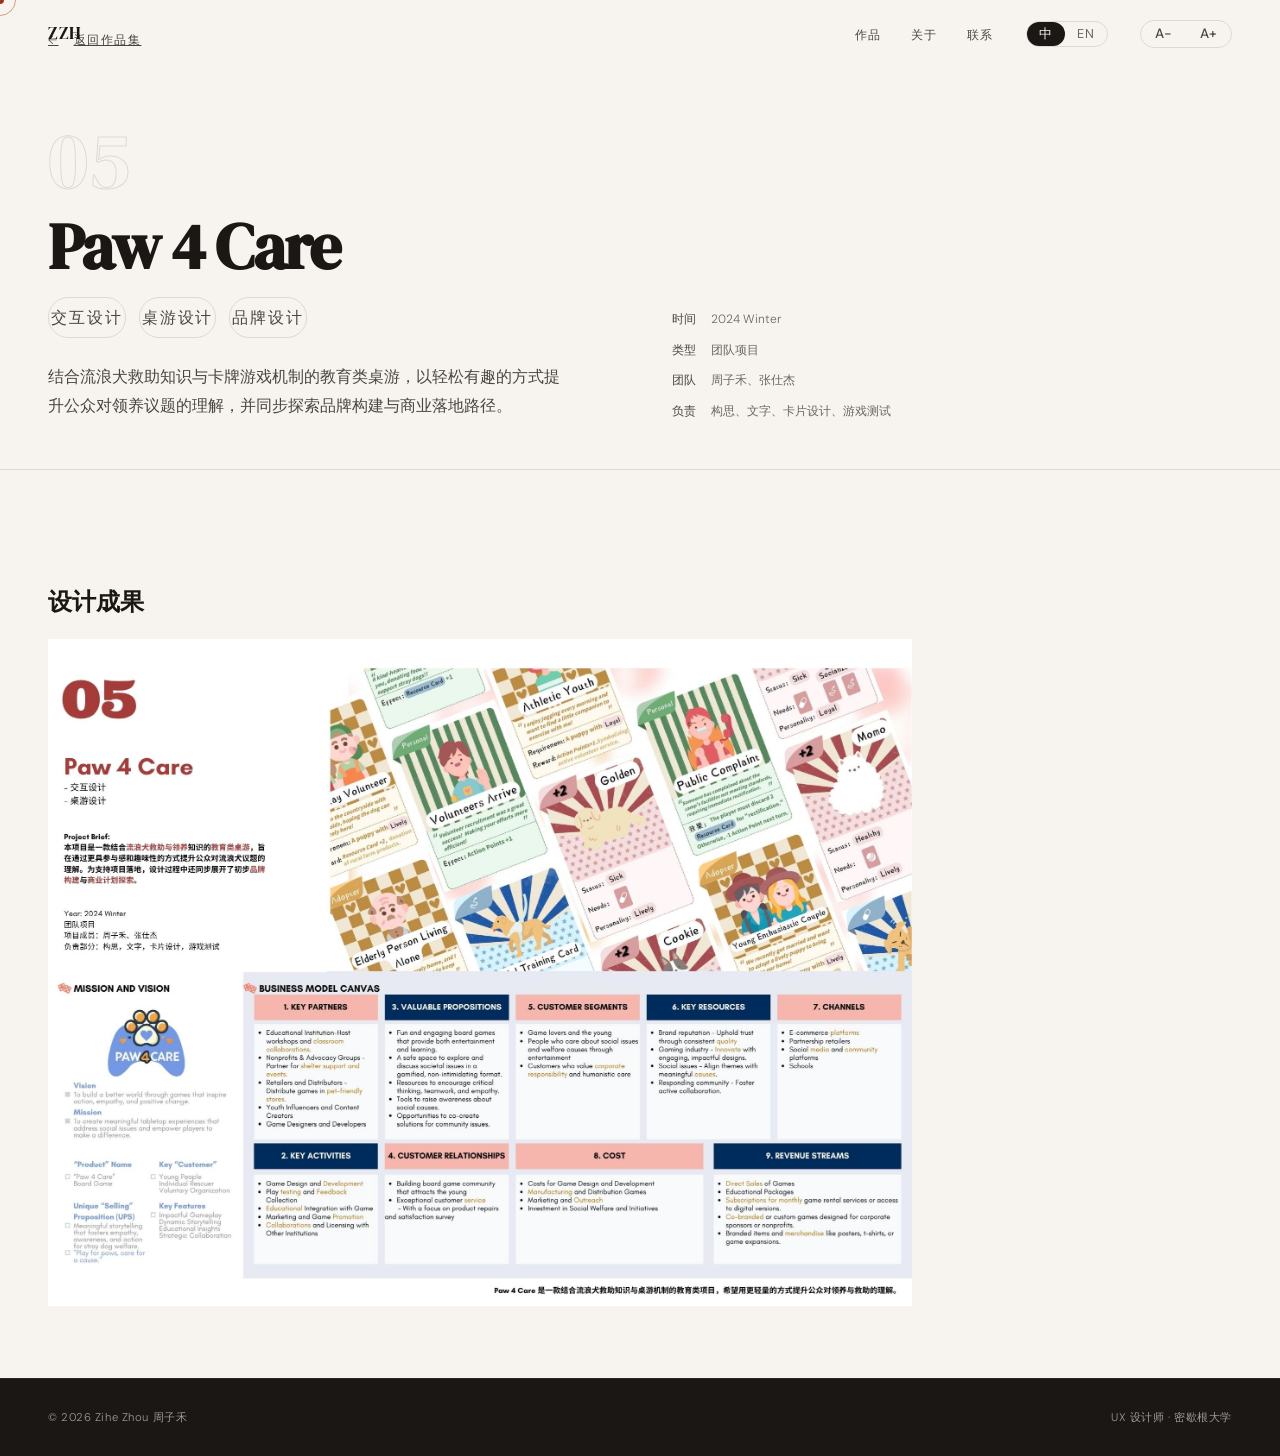
<file: paw4care.html>
<!DOCTYPE html>
<html lang="zh">

<head>
  <meta charset="UTF-8">
  <meta name="viewport" content="width=device-width, initial-scale=1.0">
  <title>Paw 4 Care — Zihe Zhou</title>
  <link rel="preconnect" href="https://fonts.googleapis.com">
  <link href="https://fonts.googleapis.com/css2?family=DM+Serif+Display:ital@0;1&family=DM+Sans:ital,opsz,wght@0,9..40,300;0,9..40,400;0,9..40,500;1,9..40,300&display=swap" rel="stylesheet">
  <link rel="stylesheet" href="css/portfolio.css">
</head>

<body>

  <div class="cursor" id="cur" aria-hidden="true"></div>
  <div class="cursor-ring" id="ring" aria-hidden="true"></div>

  <nav id="nav" role="navigation" aria-label="Main navigation">
    <a href="index.html" class="nav-logo" aria-label="Zihe Zhou — home">ZZH</a>
    <div class="nav-right">
      <ul class="nav-links" role="list">
        <li><a href="index.html#works" data-zh="作品" data-en="Works">作品</a></li>
        <li><a href="index.html#about" data-zh="关于" data-en="About">关于</a></li>
        <li><a href="index.html#contact" data-zh="联系" data-en="Contact">联系</a></li>
      </ul>
      <div class="lang-toggle" role="group" aria-label="Language">
        <button class="lang-btn active" id="btnZh" onclick="setLang('zh')" aria-pressed="true" aria-label="切换为中文">中</button>
        <button class="lang-btn" id="btnEn" onclick="setLang('en')" aria-pressed="false" aria-label="Switch to English">EN</button>
      </div>
      <div class="font-size-toggle" role="group" aria-label="Font size">
        <button class="font-btn" onclick="changeFontSize(-1)" aria-label="Decrease font size">A−</button>
        <button class="font-btn" onclick="changeFontSize(1)" aria-label="Increase font size">A+</button>
      </div>
      <button class="hamburger" id="ham" aria-label="Open menu" aria-expanded="false" aria-controls="navDrawer">
        <span></span><span></span><span></span>
      </button>
    </div>
  </nav>

  <div class="nav-drawer" id="navDrawer" role="dialog" aria-label="Mobile navigation" aria-modal="false">
    <ul class="nav-links" role="list">
      <li><a href="index.html#works" data-zh="作品" data-en="Works" onclick="closeDrawer()">作品</a></li>
      <li><a href="index.html#about" data-zh="关于" data-en="About" onclick="closeDrawer()">关于</a></li>
      <li><a href="index.html#contact" data-zh="联系" data-en="Contact" onclick="closeDrawer()">联系</a></li>
    </ul>
    <div class="lang-toggle" role="group" aria-label="Language">
      <button class="lang-btn active" onclick="setLang('zh');closeDrawer()" aria-label="切换为中文">中</button>
      <button class="lang-btn" onclick="setLang('en');closeDrawer()" aria-label="Switch to English">EN</button>
    </div>
  </div>

  <main id="main">
    <a href="index.html" class="back-btn" aria-label="Back to portfolio">
      <span class="arr" aria-hidden="true">←</span>
      <span data-zh="返回作品集" data-en="Back to Portfolio">返回作品集</span>
    </a>

    <div class="proj-hero">
      <div>
        <div class="proj-num" aria-hidden="true">05</div>
        <h1 class="proj-title">Paw 4 Care</h1>
        <div class="proj-tags">
          <span class="proj-tag" data-zh="交互设计" data-en="Interaction Design">交互设计</span><span class="proj-tag" data-zh="桌游设计" data-en="Board Game Design">桌游设计</span><span class="proj-tag" data-zh="品牌设计" data-en="Branding">品牌设计</span>
        </div>
        <p class="proj-brief" data-zh="结合流浪犬救助知识与卡牌游戏机制的教育类桌游，以轻松有趣的方式提升公众对领养议题的理解，并同步探索品牌构建与商业落地路径。" data-en="An educational card game combining stray dog rescue knowledge with board game mechanics — with brand identity and business model exploration.">结合流浪犬救助知识与卡牌游戏机制的教育类桌游，以轻松有趣的方式提升公众对领养议题的理解，并同步探索品牌构建与商业落地路径。</p>
      </div>
      <div class="proj-meta">
        <span><strong data-zh="时间" data-en="Year">时间</strong>2024 Winter</span><span><strong data-zh="类型" data-en="Type">类型</strong><span data-zh="团队项目" data-en="Team Project">团队项目</span></span><span><strong data-zh="团队" data-en="Team">团队</strong><span data-zh="周子禾、张仕杰" data-en="Zihe Zhou, Shijie Zhang">周子禾、张仕杰</span></span><span><strong data-zh="负责" data-en="Role">负责</strong><span data-zh="构思、文字、卡片设计、游戏测试" data-en="Concept, copy, card design, playtesting">构思、文字、卡片设计、游戏测试</span></span>
      </div>
    </div>

    <div class="proj-body">
      <h2 data-zh="设计成果" data-en="Design Outcome">设计成果</h2>
      <img src="images/paw4care.jpg" alt="paw4care project screenshots" width="100%">
    </div>
  </main>

  <footer role="contentinfo">
    <p>© 2026 Zihe Zhou 周子禾</p>
    <p data-zh="UX 设计师 · 密歇根大学" data-en="UX Designer · University of Michigan">UX 设计师 · 密歇根大学</p>
  </footer>

  <script src="js/portfolio.js"></script>
</body>

</html>
</file>
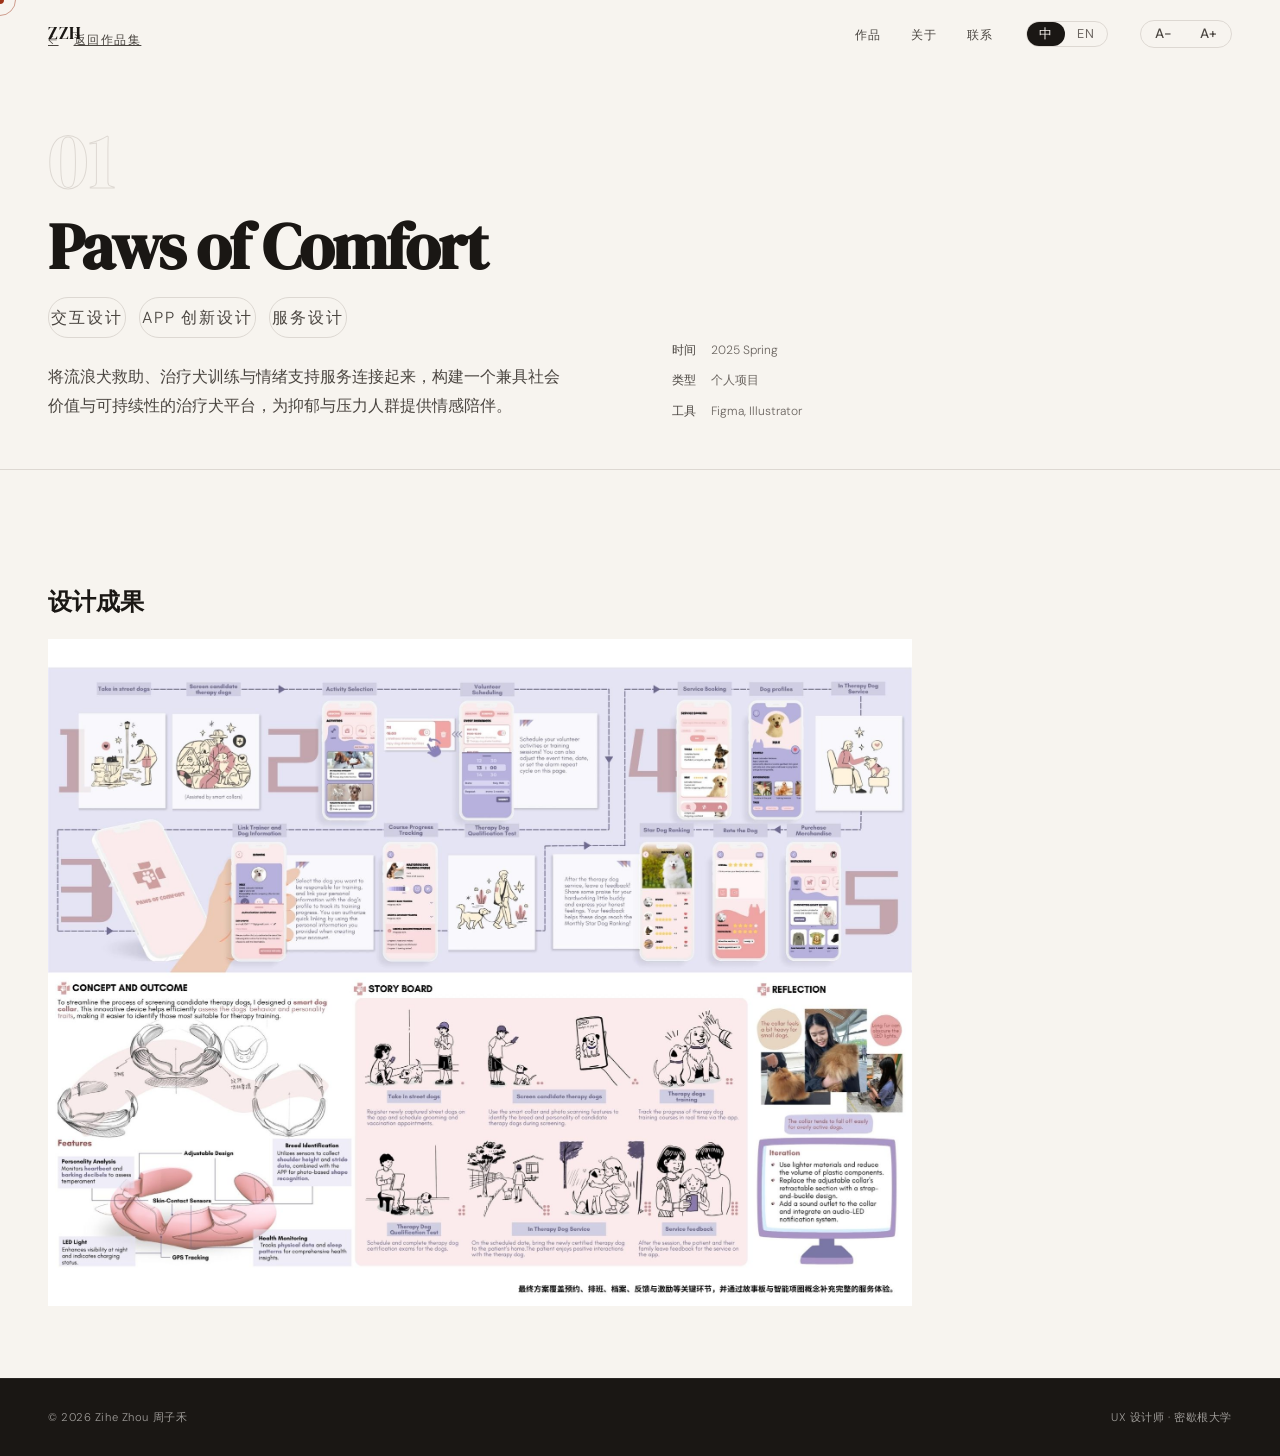
<file: paws.html>
<!DOCTYPE html>
<html lang="zh">

<head>
  <meta charset="UTF-8">
  <meta name="viewport" content="width=device-width, initial-scale=1.0">
  <title>Paws of Comfort — Zihe Zhou</title>
  <link rel="preconnect" href="https://fonts.googleapis.com">
  <link href="https://fonts.googleapis.com/css2?family=DM+Serif+Display:ital@0;1&family=DM+Sans:ital,opsz,wght@0,9..40,300;0,9..40,400;0,9..40,500;1,9..40,300&display=swap" rel="stylesheet">
  <link rel="stylesheet" href="css/portfolio.css">
</head>

<body>

  <div class="cursor" id="cur" aria-hidden="true"></div>
  <div class="cursor-ring" id="ring" aria-hidden="true"></div>

  <nav id="nav" role="navigation" aria-label="Main navigation">
    <a href="index.html" class="nav-logo" aria-label="Zihe Zhou — home">ZZH</a>
    <div class="nav-right">
      <ul class="nav-links" role="list">
        <li><a href="index.html#works" data-zh="作品" data-en="Works">作品</a></li>
        <li><a href="index.html#about" data-zh="关于" data-en="About">关于</a></li>
        <li><a href="index.html#contact" data-zh="联系" data-en="Contact">联系</a></li>
      </ul>
      <div class="lang-toggle" role="group" aria-label="Language">
        <button class="lang-btn active" id="btnZh" onclick="setLang('zh')" aria-pressed="true" aria-label="切换为中文">中</button>
        <button class="lang-btn" id="btnEn" onclick="setLang('en')" aria-pressed="false" aria-label="Switch to English">EN</button>
      </div>
      <div class="font-size-toggle" role="group" aria-label="Font size">
        <button class="font-btn" onclick="changeFontSize(-1)" aria-label="Decrease font size">A−</button>
        <button class="font-btn" onclick="changeFontSize(1)" aria-label="Increase font size">A+</button>
      </div>
      <button class="hamburger" id="ham" aria-label="Open menu" aria-expanded="false" aria-controls="navDrawer">
        <span></span><span></span><span></span>
      </button>
    </div>
  </nav>

  <div class="nav-drawer" id="navDrawer" role="dialog" aria-label="Mobile navigation" aria-modal="false">
    <ul class="nav-links" role="list">
      <li><a href="index.html#works" data-zh="作品" data-en="Works" onclick="closeDrawer()">作品</a></li>
      <li><a href="index.html#about" data-zh="关于" data-en="About" onclick="closeDrawer()">关于</a></li>
      <li><a href="index.html#contact" data-zh="联系" data-en="Contact" onclick="closeDrawer()">联系</a></li>
    </ul>
    <div class="lang-toggle" role="group" aria-label="Language">
      <button class="lang-btn active" onclick="setLang('zh');closeDrawer()" aria-label="切换为中文">中</button>
      <button class="lang-btn" onclick="setLang('en');closeDrawer()" aria-label="Switch to English">EN</button>
    </div>
  </div>

  <main id="main">
    <a href="index.html" class="back-btn" aria-label="Back to portfolio">
      <span class="arr" aria-hidden="true">←</span>
      <span data-zh="返回作品集" data-en="Back to Portfolio">返回作品集</span>
    </a>

    <div class="proj-hero">
      <div>
        <div class="proj-num" aria-hidden="true">01</div>
        <h1 class="proj-title">Paws of Comfort</h1>
        <div class="proj-tags">
          <span class="proj-tag" data-zh="交互设计" data-en="Interaction Design">交互设计</span><span class="proj-tag" data-zh="APP 创新设计" data-en="App Innovation">APP 创新设计</span><span class="proj-tag" data-zh="服务设计" data-en="Service Design">服务设计</span>
        </div>
        <p class="proj-brief" data-zh="将流浪犬救助、治疗犬训练与情绪支持服务连接起来，构建一个兼具社会价值与可持续性的治疗犬平台，为抑郁与压力人群提供情感陪伴。" data-en="A platform connecting stray dog rescue, therapy dog training, and emotional support — building a sustainable therapy dog ecosystem for people experiencing depression and stress.">将流浪犬救助、治疗犬训练与情绪支持服务连接起来，构建一个兼具社会价值与可持续性的治疗犬平台，为抑郁与压力人群提供情感陪伴。</p>
      </div>
      <div class="proj-meta">
        <span><strong data-zh="时间" data-en="Year">时间</strong>2025 Spring</span><span><strong data-zh="类型" data-en="Type">类型</strong><span data-zh="个人项目" data-en="Solo Project">个人项目</span></span><span><strong data-zh="工具" data-en="Tools">工具</strong>Figma, Illustrator</span>
      </div>
    </div>

    <div class="proj-body">
      <h2 data-zh="设计成果" data-en="Design Outcome">设计成果</h2>
      <img src="images/paws.jpg" alt="paws project screenshots" width="100%">
    </div>
  </main>

  <footer role="contentinfo">
    <p>© 2026 Zihe Zhou 周子禾</p>
    <p data-zh="UX 设计师 · 密歇根大学" data-en="UX Designer · University of Michigan">UX 设计师 · 密歇根大学</p>
  </footer>

  <script src="js/portfolio.js"></script>
</body>

</html>
</file>
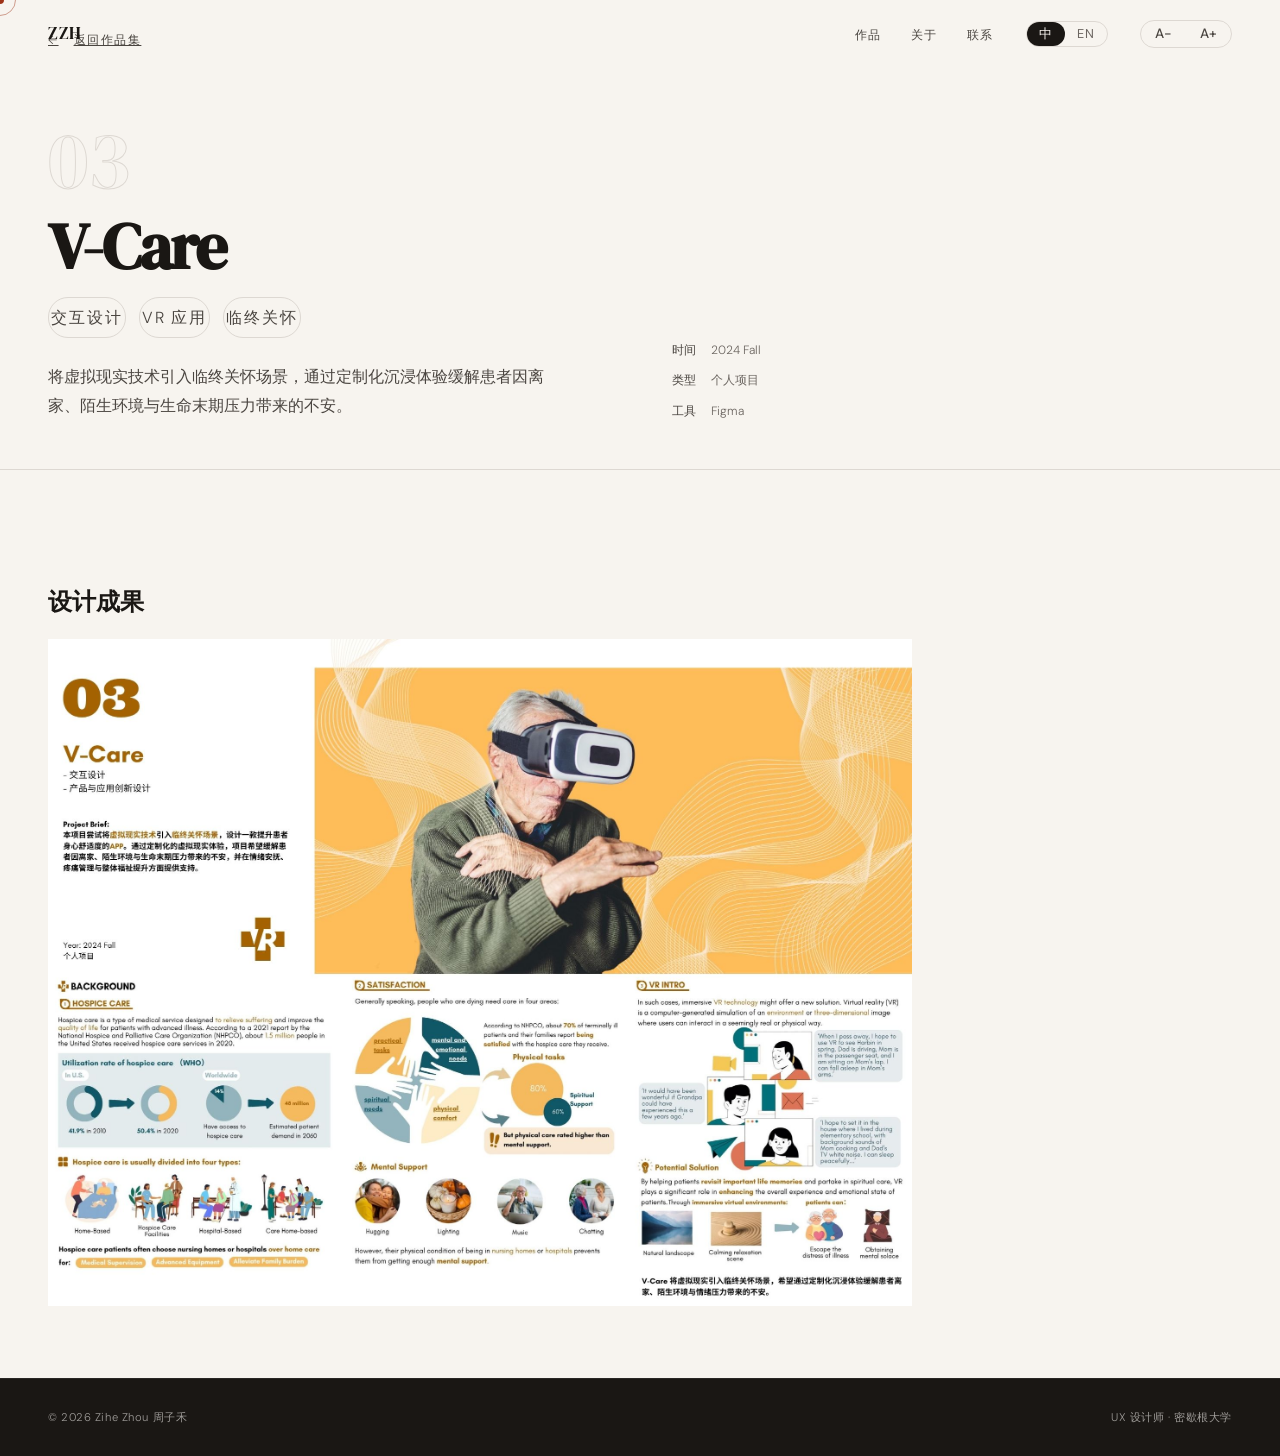
<file: vcare.html>
<!DOCTYPE html>
<html lang="zh">

<head>
  <meta charset="UTF-8">
  <meta name="viewport" content="width=device-width, initial-scale=1.0">
  <title>V-Care — Zihe Zhou</title>
  <link rel="preconnect" href="https://fonts.googleapis.com">
  <link href="https://fonts.googleapis.com/css2?family=DM+Serif+Display:ital@0;1&family=DM+Sans:ital,opsz,wght@0,9..40,300;0,9..40,400;0,9..40,500;1,9..40,300&display=swap" rel="stylesheet">
  <link rel="stylesheet" href="css/portfolio.css">
</head>

<body>

  <div class="cursor" id="cur" aria-hidden="true"></div>
  <div class="cursor-ring" id="ring" aria-hidden="true"></div>

  <nav id="nav" role="navigation" aria-label="Main navigation">
    <a href="index.html" class="nav-logo" aria-label="Zihe Zhou — home">ZZH</a>
    <div class="nav-right">
      <ul class="nav-links" role="list">
        <li><a href="index.html#works" data-zh="作品" data-en="Works">作品</a></li>
        <li><a href="index.html#about" data-zh="关于" data-en="About">关于</a></li>
        <li><a href="index.html#contact" data-zh="联系" data-en="Contact">联系</a></li>
      </ul>
      <div class="lang-toggle" role="group" aria-label="Language">
        <button class="lang-btn active" id="btnZh" onclick="setLang('zh')" aria-pressed="true" aria-label="切换为中文">中</button>
        <button class="lang-btn" id="btnEn" onclick="setLang('en')" aria-pressed="false" aria-label="Switch to English">EN</button>
      </div>
      <div class="font-size-toggle" role="group" aria-label="Font size">
        <button class="font-btn" onclick="changeFontSize(-1)" aria-label="Decrease font size">A−</button>
        <button class="font-btn" onclick="changeFontSize(1)" aria-label="Increase font size">A+</button>
      </div>
      <button class="hamburger" id="ham" aria-label="Open menu" aria-expanded="false" aria-controls="navDrawer">
        <span></span><span></span><span></span>
      </button>
    </div>
  </nav>

  <div class="nav-drawer" id="navDrawer" role="dialog" aria-label="Mobile navigation" aria-modal="false">
    <ul class="nav-links" role="list">
      <li><a href="index.html#works" data-zh="作品" data-en="Works" onclick="closeDrawer()">作品</a></li>
      <li><a href="index.html#about" data-zh="关于" data-en="About" onclick="closeDrawer()">关于</a></li>
      <li><a href="index.html#contact" data-zh="联系" data-en="Contact" onclick="closeDrawer()">联系</a></li>
    </ul>
    <div class="lang-toggle" role="group" aria-label="Language">
      <button class="lang-btn active" onclick="setLang('zh');closeDrawer()" aria-label="切换为中文">中</button>
      <button class="lang-btn" onclick="setLang('en');closeDrawer()" aria-label="Switch to English">EN</button>
    </div>
  </div>

  <main id="main">
    <a href="index.html" class="back-btn" aria-label="Back to portfolio">
      <span class="arr" aria-hidden="true">←</span>
      <span data-zh="返回作品集" data-en="Back to Portfolio">返回作品集</span>
    </a>

    <div class="proj-hero">
      <div>
        <div class="proj-num" aria-hidden="true">03</div>
        <h1 class="proj-title">V-Care</h1>
        <div class="proj-tags">
          <span class="proj-tag" data-zh="交互设计" data-en="Interaction Design">交互设计</span><span class="proj-tag" data-zh="VR 应用" data-en="VR App">VR 应用</span><span class="proj-tag" data-zh="临终关怀" data-en="Hospice Care">临终关怀</span>
        </div>
        <p class="proj-brief" data-zh="将虚拟现实技术引入临终关怀场景，通过定制化沉浸体验缓解患者因离家、陌生环境与生命末期压力带来的不安。" data-en="Bringing VR into hospice care — customizable immersive experiences to ease end-of-life anxiety and the distress of leaving home.">将虚拟现实技术引入临终关怀场景，通过定制化沉浸体验缓解患者因离家、陌生环境与生命末期压力带来的不安。</p>
      </div>
      <div class="proj-meta">
        <span><strong data-zh="时间" data-en="Year">时间</strong>2024 Fall</span><span><strong data-zh="类型" data-en="Type">类型</strong><span data-zh="个人项目" data-en="Solo Project">个人项目</span></span><span><strong data-zh="工具" data-en="Tools">工具</strong>Figma</span>
      </div>
    </div>

    <div class="proj-body">
      <h2 data-zh="设计成果" data-en="Design Outcome">设计成果</h2>
      <img src="images/v-care.jpg" alt="vcare project screenshots" width="100%">
    </div>
  </main>

  <footer role="contentinfo">
    <p>© 2026 Zihe Zhou 周子禾</p>
    <p data-zh="UX 设计师 · 密歇根大学" data-en="UX Designer · University of Michigan">UX 设计师 · 密歇根大学</p>
  </footer>

  <script src="js/portfolio.js"></script>
</body>

</html>
</file>
<file: css/portfolio.css>
*,
*::before,
*::after {
  box-sizing: border-box;
  margin: 0;
  padding: 0
}

html.lang-en .hero-sub { font-size: 0.875em; line-height: 1.8; }
html.lang-en .card-desc { font-size: 0.75em; }
html.lang-en .about-text { font-size: 0.95em; }
html.lang-en .sec-title { letter-spacing: -0.03em; }

html {
  scroll-behavior: smooth
}

body {
  background: #F7F4EF;
  color: #1A1714;
  font-family: 'DM Sans', sans-serif;
  font-weight: 300;
  line-height: 1.7;
  overflow-x: hidden
}

:focus-visible {
  outline: 3px solid #9E3318;
  outline-offset: 4px;
  border-radius: 3px;
  box-shadow: 0 0 0 6px rgba(158, 51, 24, 0.15)
}

@media(hover:hover) {
  body {
    cursor: none
  }

  .cursor {
    position: fixed;
    width: 8px;
    height: 8px;
    background: #9E3318;
    border-radius: 50%;
    pointer-events: none;
    z-index: 9999;
    transform: translate(-50%, -50%);
    transition: width .18s, height .18s;
    will-change: left, top
  }

  .cursor-ring {
    position: fixed;
    width: 32px;
    height: 32px;
    border: 1px solid #9E3318;
    border-radius: 50%;
    pointer-events: none;
    z-index: 9998;
    transform: translate(-50%, -50%);
    transition: width .18s, height .18s;
    opacity: .45;
    will-change: left, top
  }
}

nav {
  position: fixed;
  top: 0;
  left: 0;
  right: 0;
  height: 68px;
  display: flex;
  align-items: center;
  justify-content: space-between;
  padding: 0 48px;
  z-index: 200;
  transition: background .3s, backdrop-filter .3s, box-shadow .3s
}

nav.scrolled {
  background: rgba(247, 244, 239, .88);
  backdrop-filter: blur(18px);
  -webkit-backdrop-filter: blur(18px);
  box-shadow: 0 1px 0 rgba(0, 0, 0, .07)
}

.nav-logo {
  font-family: 'DM Serif Display', serif;
  font-size: 1.05em;
  letter-spacing: .03em;
  color: #1A1714;
  text-decoration: none;
  flex-shrink: 0
}

.nav-right {
  display: flex;
  align-items: center;
  gap: 32px
}

.nav-links {
  display: flex;
  gap: 29px;
  list-style: none
}

.nav-links a {
  font-size: 0.75em;
  letter-spacing: .13em;
  text-transform: uppercase;
  color: #4A4540;
  text-decoration: none;
  transition: color .2s;
  padding: 4px 0
}

.nav-links a:hover {
  color: #9E3318
}

.lang-toggle {
  display: flex;
  border: 1px solid #DDD8D2;
  border-radius: 20px
}

.lang-btn:first-child {
  border-radius: 20px 0 0 20px
}

.lang-btn:last-child {
  border-radius: 0 20px 20px 0
}

.lang-btn {
  padding: 6px 12px;
  font-size: 0.8em;
  letter-spacing: .08em;
  font-family: 'DM Sans', sans-serif;
  font-weight: 400;
  color: #6B6560;
  background: transparent;
  border: none;
  cursor: pointer;
  transition: background .2s, color .2s;
  line-height: 1
}

.lang-btn.active {
  background: #1A1714;
  color: #F7F4EF;
  border-radius: 20px
}

.lang-btn:focus-visible {
  outline: 3px solid #9E3318;
  outline-offset: 4px;
  border-radius: 20px;
  box-shadow: 0 0 0 6px rgba(158, 51, 24, 0.15);
  position: relative;
  z-index: 1
}

.hamburger {
  display: none;
  flex-direction: column;
  gap: 5px;
  background: none;
  border: none;
  padding: 6px;
  cursor: pointer
}

.hamburger span {
  display: block;
  width: 22px;
  height: 1.5px;
  background: #1A1714;
  transition: transform .3s, opacity .3s
}

.hamburger[aria-expanded=true] span:nth-child(1) {
  transform: translateY(6.5px) rotate(45deg)
}

.hamburger[aria-expanded=true] span:nth-child(2) {
  opacity: 0
}

.hamburger[aria-expanded=true] span:nth-child(3) {
  transform: translateY(-6.5px) rotate(-45deg)
}

.nav-drawer {
  display: none;
  position: fixed;
  top: 68px;
  left: 0;
  right: 0;
  background: rgba(247, 244, 239, .97);
  backdrop-filter: blur(18px);
  padding: 24px 32px 32px;
  z-index: 190;
  border-bottom: 1px solid #DDD8D2
}

.nav-drawer.open {
  display: block
}

.nav-drawer .nav-links {
  display: flex;
  flex-direction: column;
  gap: 0
}

.nav-drawer .nav-links a {
  font-size: 0.875em;
  padding: 12px 0;
  border-bottom: 1px solid #DDD8D2;
  display: block
}

.hero {
  min-height: 100svh;
  display: grid;
  grid-template-columns: 1fr 1fr;
  padding: 68px 48px 0;
  align-items: center;
  position: relative;
  overflow: hidden
}

.hero::before {
  content: '';
  position: absolute;
  right: -60px;
  top: 18%;
  width: 380px;
  height: 380px;
  border-radius: 50%;
  background: #E8DDD0;
  z-index: 0;
  pointer-events: none
}

.hero-text {
  position: relative;
  z-index: 1;
  padding: 48px 0
}

.hero-eyebrow {
  font-size: 0.75em;
  letter-spacing: .2em;
  text-transform: uppercase;
  color: #9E3318;
  margin-bottom: 24px;
  opacity: 0;
  animation: fadeUp .8s .2s forwards
}

.hero-name {
  font-family: 'DM Serif Display', serif;
  font-size: clamp(48px, 5.5vw, 88px);
  line-height: 1.07;
  letter-spacing: -.02em;
  opacity: 0;
  animation: fadeUp .8s .4s forwards
}

.hero-name em {
  font-style: italic;
  color: #9E3318
}

.hero-sub {
  margin-top: 29px;
  font-size: 1em;
  color: #4A4540;
  max-width: 380px;
  line-height: 1.9;
  opacity: 0;
  animation: fadeUp .8s .6s forwards
}

.hero-cta {
  margin-top: 40px;
  display: inline-flex;
  align-items: center;
  gap: 2px;
  font-size: 0.75em;
  letter-spacing: .13em;
  text-transform: uppercase;
  color: #1A1714;
  text-decoration: none;
  border-bottom: 1px solid #1A1714;
  padding-bottom: 5px;
  opacity: 0;
  animation: fadeUp .8s .8s forwards;
  transition: color .2s, border-color .2s
}

.hero-cta:hover,
.hero-cta:focus-visible {
  color: #9E3318;
  border-color: #9E3318
}

.hero-cta .arr {
  transition: transform .2s;
  display: inline-block
}

.hero-cta:hover .arr,
.hero-cta:focus-visible .arr {
  transform: translateX(4px)
}

.hero-right {
  position: relative;
  z-index: 1;
  display: flex;
  align-items: center;
  justify-content: flex-end
}

.hero-number {
  font-family: 'DM Serif Display', serif;
  font-size: clamp(112px, 14vw, 192px);
  line-height: 1;
  color: transparent;
  -webkit-text-stroke: 1px #DDD8D2;
  letter-spacing: -.04em;
  opacity: 0;
  animation: fadeIn 1.2s .5s forwards;
  user-select: none;
  pointer-events: none
}

.hero-scroll {
  position: absolute;
  bottom: 40px;
  left: 50%;
  transform: translateX(-50%);
  display: flex;
  flex-direction: column;
  align-items: center;
  gap: 12px;
  font-size: 0.65em;
  letter-spacing: .15em;
  text-transform: uppercase;
  color: #6B6560;
  opacity: 0;
  animation: fadeIn 1s 1.3s forwards;
  pointer-events: none
}

.scroll-line {
  width: 1px;
  height: 44px;
  background: linear-gradient(to bottom, #6B6560, transparent);
  animation: scrollAnim 1.6s 1.8s infinite
}

@keyframes scrollAnim {
  0% {
    transform: scaleY(0);
    transform-origin: top
  }

  50% {
    transform: scaleY(1);
    transform-origin: top
  }

  51% {
    transform: scaleY(1);
    transform-origin: bottom
  }

  100% {
    transform: scaleY(0);
    transform-origin: bottom
  }
}

.section {
  padding: 96px 48px
}

.sec-label {
  font-size: 0.7em;
  letter-spacing: .22em;
  text-transform: uppercase;
  color: #9E3318;
  margin-bottom: 2px;
  display: flex;
  align-items: center;
  gap: 16px
}

.sec-label::after {
  content: '';
  flex: 1;
  max-width: 56px;
  height: 1px;
  background: #9E3318
}

.sec-title {
  font-family: 'DM Serif Display', serif;
  font-size: clamp(29px, 3.5vw, 45px);
  line-height: 1.15;
  letter-spacing: -.02em;
  margin-bottom: 48px
}

.works-featured {
  display: grid;
  grid-template-columns: 7fr 5fr;
  gap: 22px;
  margin-bottom: 22px
}

.works-secondary {
  display: grid;
  grid-template-columns: 5fr 7fr;
  gap: 22px;
  margin-bottom: 22px
}

.works-small {
  display: grid;
  grid-template-columns: 1fr 1fr;
  gap: 22px
}

.work-card {
  background: #FFFFFF;
  border: 1px solid #DDD8D2;
  border-radius: 4px;
  overflow: hidden;
  display: flex;
  flex-direction: column;
  transition: transform .35s cubic-bezier(.25, .46, .45, .94), box-shadow .35s;
  text-decoration: none;
  color: inherit;
  position: relative
}

.work-card:hover {
  transform: translateY(-5px);
  box-shadow: 0 18px 52px rgba(0, 0, 0, .09)
}

.work-card:focus-visible {
  outline: 2px solid #9E3318;
  outline-offset: 3px;
  transform: translateY(-3px)
}

.card-img {
  position: relative;
  overflow: hidden;
  display: flex;
  align-items: center;
  justify-content: center;
  flex-shrink: 0
}

.works-featured .card-img {
  aspect-ratio: 16/9
}

.works-secondary .card-img {
  aspect-ratio: 16/9
}

.works-small .card-img {
  aspect-ratio: 16/8
}

.c1 {
  background: #F2E5E8
}

.c2 {
  background: #DDE9E3
}

.c3 {
  background: #EAE6DC
}

.c4 {
  background: #DCE4EC
}

.c5 {
  background: #EDE9DC
}

.c6 {
  background: #E3DDED
}

.card-num {
  font-family: 'DM Serif Display', serif;
  font-size: 3.2em;
  color: rgba(0, 0, 0, .07);
  user-select: none;
  pointer-events: none
}

.card-img-overlay {
  position: absolute;
  inset: 0;
  background: #1A1714;
  opacity: 0;
  transition: opacity .3s
}

.work-card:hover .card-img-overlay,
.work-card:focus-visible .card-img-overlay {
  opacity: .04
}

.card-body {
  padding: 20px 22px;
  flex: 1;
  display: flex;
  flex-direction: column
}

.card-tag {
  font-size: 0.95em;
  letter-spacing: .16em;
  text-transform: uppercase;
  color: #6B6560;
  margin-bottom: 9px
}

.card-title {
  font-family: 'DM Serif Display', serif;
  font-size: 1.1em;
  line-height: 1.3;
  margin-bottom: 9px;
  color: #1A1714
}

.card-desc {
  font-size: 0.8em;
  color: #4A4540;
  line-height: 1.7;
  flex: 1
}

.card-footer {
  display: flex;
  align-items: center;
  justify-content: space-between;
  padding: 2px 22px;
  border-top: 1px solid #DDD8D2;
  margin-top: auto
}

.card-meta {
  display: flex;
  align-items: center;
  gap: 15px
}

.card-year {
  font-size: 0.7em;
  color: #6B6560
}

.card-badge {
  font-size: 0.95em;
  letter-spacing: .1em;
  text-transform: uppercase;
  color: #6B6560;
  padding: 4px 13px;
  border: 1px solid #DDD8D2;
  border-radius: 20px
}

.card-arrow {
  font-size: 0.75em;
  color: #9E3318;
  transition: transform .2s
}

.work-card:hover .card-arrow,
.work-card:focus-visible .card-arrow {
  transform: translateX(4px)
}

.about-grid {
  display: grid;
  grid-template-columns: 1fr 1.15fr;
  gap: 96px;
  align-items: start;
  border-top: 1px solid #DDD8D2
}

.about-text {
  font-size: 1em;
  color: #4A4540;
  line-height: 1.92
}

.about-text p+p {
  margin-top: 18px
}

.hl {
  color: #1A1714;
  font-weight: 400
}

.timeline {
  display: flex;
  flex-direction: column
}

.tl-item {
  padding: 14px 0;
  border-bottom: 1px solid #DDD8D2;
  display: grid;
  grid-template-columns: 110px 1fr;
  gap: 2px;
  font-size: 0.8em
}

.tl-date {
  color: #6B6560;
  font-size: 0.7em;
  letter-spacing: .02em;
  padding-top: 4px;
  line-height: 1.5
}

.tl-school {
  font-weight: 500;
  color: #1A1714;
  margin-bottom: 3px
}

.tl-deg {
  color: #4A4540;
  font-size: 0.12em
}

.tl-award {
  color: #9E3318;
  font-size: 0.7em;
  margin-top: 5px
}

.skills-grid {
  display: grid;
  grid-template-columns: 1fr 1fr;
  gap: 0
}

.skill-item {
  display: flex;
  align-items: center;
  justify-content: space-between;
  padding: 12px 0;
  border-bottom: 1px solid #DDD8D2
}

.skill-name {
  font-size: 0.12em;
  color: #1A1714
}

.dots {
  display: flex;
  gap: 4px
}

.dot {
  width: 5px;
  height: 5px;
  border-radius: 50%;
  background: #DDD8D2
}

.dot.on {
  background: #9E3318
}

.skills-grid .skill-item:nth-child(odd) {
  padding-right: 22px
}

.skills-grid .skill-item:nth-child(even) {
  padding-left: 22px;
  border-left: 1px solid #DDD8D2
}

.contact {
  background: #1A1714;
  color: #F7F4EF;
  text-align: center;
  padding: 128px 48px;
  position: relative;
  overflow: hidden
}

.contact::before {
  content: '你好';
  position: absolute;
  font-family: 'DM Serif Display', serif;
  font-size: 18vw;
  color: rgba(255, 255, 255, .025);
  top: 50%;
  left: 50%;
  transform: translate(-50%, -50%);
  white-space: nowrap;
  pointer-events: none;
  user-select: none
}

.contact .sec-label {
  color: #F08050;
  justify-content: center
}

.contact .sec-label::after {
  background: #F08050;
  max-width: 28px
}

.contact .sec-title {
  color: #F7F4EF;
  margin-bottom: 22px
}

.contact-sub {
  color: #B8B4B0;
  font-size: 0.875em;
  margin-bottom: 40px
}

.contact-email {
  font-family: 'DM Serif Display', serif;
  font-size: clamp(20px, 2.6vw, 34px);
  color: #F7F4EF;
  text-decoration: none;
  border-bottom: 1px solid rgba(247, 244, 239, .2);
  padding-bottom: 6px;
  transition: border-color .2s, color .2s;
  display: inline-block
}

.contact-email:hover,
.contact-email:focus-visible {
  color: #F08050;
  border-color: #F08050
}

footer {
  background: #1A1714;
  padding: 29px 48px;
  border-top: 1px solid rgba(255, 255, 255, .07);
  display: flex;
  align-items: center;
  justify-content: space-between
}

footer p {
  font-size: 0.7em;
  color: #9E9B98;
  letter-spacing: .05em
}

@keyframes fadeUp {
  from {
    opacity: 0;
    transform: translateY(22px)
  }

  to {
    opacity: 1;
    transform: none
  }
}

@keyframes fadeIn {
  from {
    opacity: 0
  }

  to {
    opacity: 1
  }
}

.reveal {
  opacity: 0;
  transform: translateY(26px);
  transition: opacity .65s ease, transform .65s ease
}

.reveal.visible {
  opacity: 1;
  transform: none
}

.reveal-delay-1 {
  transition-delay: .08s
}

.reveal-delay-2 {
  transition-delay: .16s
}

.reveal-delay-3 {
  transition-delay: .24s
}

.proj-page {
  display: none;
  min-height: 100svh;
  padding-top: 68px
}

.proj-page.active {
  display: block
}

.proj-hero {
  padding: 64px 48px 48px;
  border-bottom: 1px solid #DDD8D2;
  display: grid;
  grid-template-columns: 1fr 1fr;
  gap: 64px;
  align-items: end
}

.proj-num {
  font-family: 'DM Serif Display', serif;
  font-size: 5em;
  color: transparent;
  -webkit-text-stroke: 1px #DDD8D2;
  line-height: 1;
  user-select: none;
  margin-bottom: 13px
}

.proj-title {
  font-family: 'DM Serif Display', serif;
  font-size: clamp(40px, 5vw, 72px);
  line-height: 1.05;
  letter-spacing: -.03em;
  margin-bottom: 16px
}

.proj-tags {
  display: flex;
  flex-wrap: wrap;
  gap: 13px;
  margin-bottom: 24px
}

.proj-tag {
  font-size: 1em;
  letter-spacing: .12em;
  text-transform: uppercase;
  padding: 6px 2px;
  border: 1px solid #DDD8D2;
  border-radius: 20px;
  color: #4A4540
}

.proj-brief {
  font-size: 1em;
  color: #4A4540;
  line-height: 1.85;
  max-width: 520px
}

.proj-meta {
  font-size: 0.75em;
  color: #6B6560;
  margin-top: 32px;
  display: flex;
  flex-direction: column;
  gap: 10px
}

.proj-meta span {
  display: flex;
  gap: 15px
}

.proj-meta strong {
  color: #4A4540;
  font-weight: 400
}

.proj-body {
  padding: 64px 48px;
  max-width: 960px
}

.proj-body h2 {
  font-family: 'DM Serif Display', serif;
  font-size: 1.5em;
  margin: 48px 0 16px;
  color: #1A1714
}

.proj-body p {
  font-size: 0.95em;
  color: #4A4540;
  line-height: 1.85;
  margin-bottom: 16px
}

.proj-placeholder {
  background: #E8DDD0;
  border-radius: 4px;
  padding: 80px 32px;
  text-align: center;
  color: #6B6560;
  font-size: 0.8em;
  letter-spacing: .08em;
  text-transform: uppercase;
  margin: 32px 0;
  border: 1px dashed #DDD8D2
}

.back-btn {
  display: inline-flex;
  align-items: center;
  gap: 15px;
  font-size: 0.75em;
  letter-spacing: .13em;
  text-transform: uppercase;
  color: #4A4540;
  background: none;
  border: none;
  cursor: pointer;
  padding: 6px 0;
  transition: color .2s;
  margin: 24px 0 0 48px
}

.back-btn:hover,
.back-btn:focus-visible {
  color: #9E3318
}

.back-btn .arr {
  transition: transform .2s;
  display: inline-block
}

.back-btn:hover .arr,
.back-btn:focus-visible .arr {
  transform: translateX(-4px)
}

.font-size-toggle{display:flex;border:1px solid #DDD8D2;border-radius:20px}
.font-btn{padding:6px 14px;font-size:0.85em;font-family:'DM Sans',sans-serif;font-weight:500;color:#4A4540;background:transparent;border:none;cursor:pointer;transition:background .2s,color .2s;line-height:1}
.font-btn:hover{background:#E8DDD0;color:#1A1714}
.font-btn:focus-visible{outline:3px solid #9E3318;outline-offset:4px;border-radius:4px;box-shadow:0 0 0 6px rgba(158,51,24,0.15)}

@media(max-width:768px) {
  nav {
    padding: 0 22px
  }

  .nav-links {
    display: none
  }

  .hamburger {
    display: flex
  }


  .hero {
    grid-template-columns: 1fr;
    padding: calc(68px + 16px) 22px 48px
  }

  .hero::before {
    width: 240px;
    height: 240px;
    right: -40px;
    top: 10%
  }

  .hero-right {
    display: none
  }

  .hero-scroll {
    display: none
  }

  .section {
    padding: 64px 22px
  }

  .works-featured,
  .works-secondary,
  .works-small {
    grid-template-columns: 1fr
  }

  .about-grid {
    grid-template-columns: 1fr;
    gap: 48px
  }

  .skills-grid {
    grid-template-columns: 1fr
  }

  .skills-grid .skill-item:nth-child(even) {
    padding-left: 0;
    border-left: none
  }

  .contact {
    padding: 80px 22px
  }

  footer {
    flex-direction: column;
    gap: 13px;
    text-align: center;
    padding: 24px
  }

  .proj-hero {
    grid-template-columns: 1fr;
    gap: 32px;
    padding: 40px 22px 32px
  }

  .proj-body {
    padding: 40px 22px
  }

  .proj-num {
    font-size: 3.5em
  }

  .proj-title {
    font-size: clamp(32px, 8vw, 48px)
  }

  .back-btn {
    margin-left: 22px
  }

  .tl-item {
    grid-template-columns: 1fr;
    gap: 5px
  }
}

@media(max-width:480px) {
  .hero-name {
    font-size: clamp(40px, 11vw, 56px)
  }

  .sec-title {
    font-size: 1.7em
  }
}
@media (prefers-reduced-motion: reduce) {
  html {
    scroll-behavior: auto
  }

  *,
  *::before,
  *::after {
    animation-duration: 0.01ms !important;
    animation-iteration-count: 1 !important;
    transition-duration: 0.01ms !important
  }

  .reveal {
    opacity: 1;
    transform: none;
    transition: none
  }

  .hero-eyebrow,
  .hero-name,
  .hero-sub,
  .hero-cta,
  .hero-number,
  .hero-scroll {
    opacity: 1;
    animation: none
  }

  .scroll-line {
    animation: none
  }

  .cursor,
  .cursor-ring {
    display: none
  }
}
</file>
